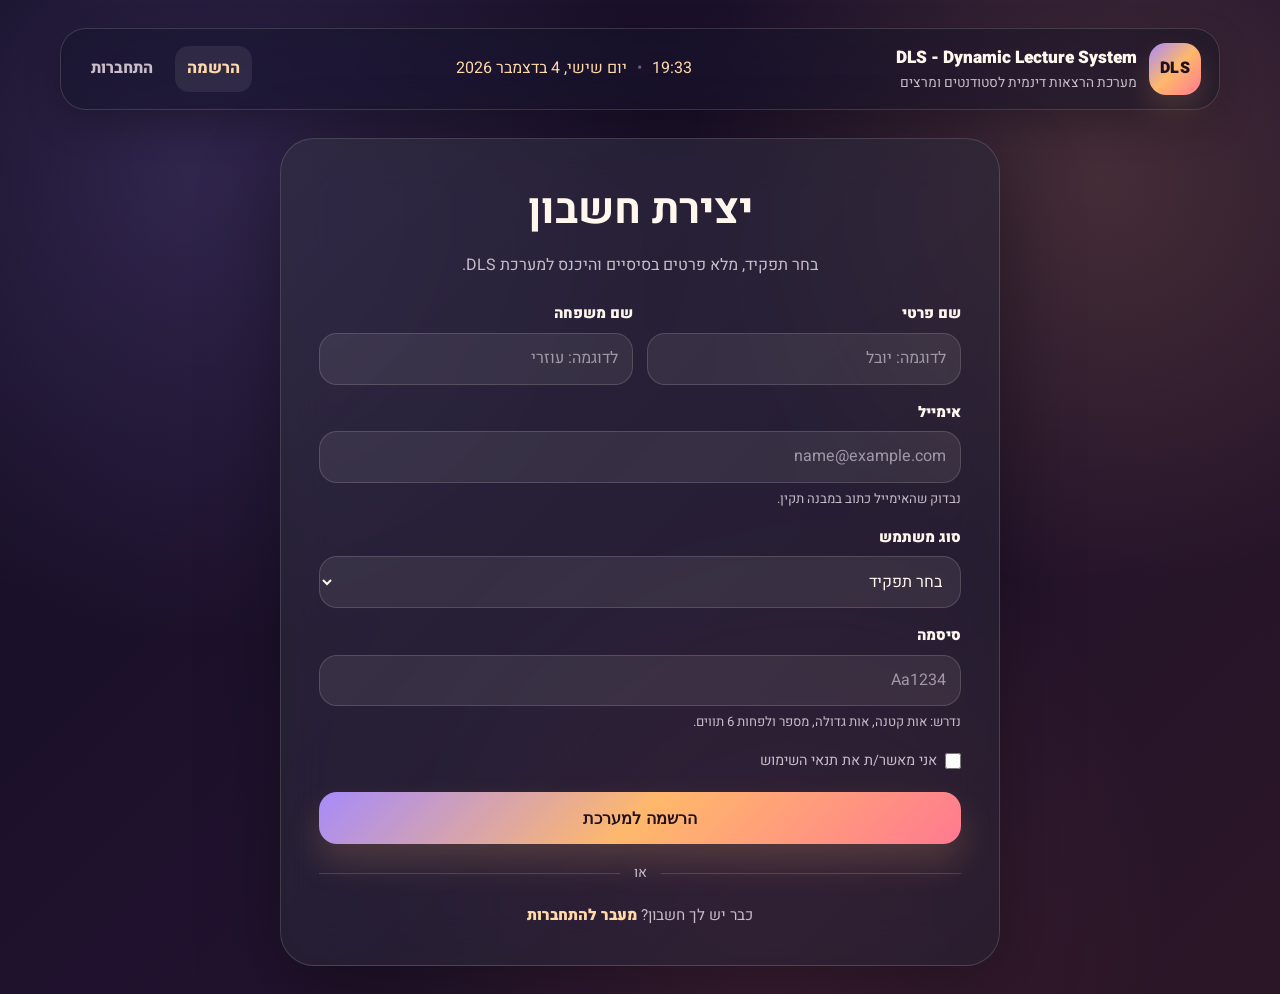
<file: index.html>
<!--  Dor Mandel :       ID: 315313825
 Yotam Weintraub:   ID: 321610859 -->
<!DOCTYPE html>
<html lang="he" dir="rtl">

<head>
  <!-- =========================================================
       DLS REGISTER PAGE
       ---------------------------------------------------------
       Purpose:
       This page is the registration form for DLS.

       Assignment connection:
       - This can count as the required Form page.
       - It includes more than 3 input fields.
       - It includes a submit button.
       - JavaScript validation is connected through auth.js.
       ========================================================= -->
  <meta charset="UTF-8" />
  <meta name="viewport" content="width=device-width, initial-scale=1.0" />

  <title>DLS | הרשמה</title>

  <link rel="icon" type="image/svg+xml" href="assets/favicon.svg" />

  <link rel="preconnect" href="https://fonts.googleapis.com" />
  <link rel="preconnect" href="https://fonts.gstatic.com" crossorigin />
  <link href="https://fonts.googleapis.com/css2?family=Heebo:wght@400;500;600;700;800;900&display=swap"
    rel="stylesheet" />

  <link rel="stylesheet" href="css/style.css" />
  
  <script src="./js/server-wakeup.js"></script>
</head>

<body>
  <main class="page-shell">
    
    <!-- #region Header -->
    <header class="topbar">
      <a class="brand" href="login.html" aria-label="Go to DLS sign in">
        <div class="logo logo-text">DLS</div>
        <div>
          <div class="brand-title">DLS - Dynamic Lecture System</div>
          <div class="brand-subtitle">מערכת הרצאות דינמית לסטודנטים ומרצים</div>
        </div>
      </a>

      <!-- Center Top - Clock + Next Lesson + Date -->
      <section class="top-status" aria-label="System status">
        <span class="top-clock" id="topClock">--:--</span>
        <span class="top-divider">•</span>
        <span class="top-date" id="topDate">טוען תאריך...</span>
      </section>

      <!-- Navigation Link Buttons -->
      <nav class="nav-links" aria-label="Main navigation">
        <a class="nav-link active" href="index.html">הרשמה</a>
        <a class="nav-link" href="login.html">התחברות</a>
      </nav>
    </header>
    <!-- #endregion -->

    <!-- #region Main Layout -->
    <section class="auth-center-wrap">
      <div class="auth-layout">
        <!-- #region index Form -->
        <section class="form-card glass-panel" aria-labelledby="index-title">
          <div class="form-header">
            <h1 id="register-title">יצירת חשבון</h1>
            <p>בחר תפקיד, מלא פרטים בסיסיים והיכנס למערכת DLS.</p>
          </div>

          <form id="registerForm" class="form-grid" novalidate>
            <div class="two-columns">
              <div class="field">
                <label for="firstName">שם פרטי</label>
                <input id="firstName" name="firstName" type="text" placeholder="לדוגמה: יובל" />
              </div>

              <div class="field">
                <label for="lastName">שם משפחה</label>
                <input id="lastName" name="lastName" type="text" placeholder="לדוגמה: עוזרי" />
              </div>
            </div>

            <div class="field">
              <label for="email">אימייל</label>
              <div class="input-wrap has-status">
                <input id="email" name="email" type="email" placeholder="name@example.com" data-email-input />
                <span class="input-status" data-email-status aria-hidden="true"></span>
              </div>
              <small class="field-hint" data-email-hint>נבדוק שהאימייל כתוב במבנה תקין.</small>
            </div>

            <div class="field">
              <label for="role">סוג משתמש</label>
              <select id="role" name="role">
                <option value="">בחר תפקיד</option>
                <option value="student">סטודנט</option>
                <option value="lecturer">מרצה</option>
                <option value="assistant">מתרגל</option>
              </select>
            </div>

            <div class="field">
              <label for="password">סיסמה</label>
              <input id="password" name="password" type="password" placeholder="Aa1234" data-password-input />
              <small id="passwordHint" class="field-hint">
                נדרש: אות קטנה, אות גדולה, מספר ולפחות 6 תווים.
              </small>
            </div>

            <div class="helper-row">
              <label class="checkbox-line">
                <input id="terms" name="terms" type="checkbox" />
                <span>אני מאשר/ת את תנאי השימוש</span>
              </label>
            </div>

            <button class="btn-primary" type="submit">הרשמה למערכת</button>

            <div id="registerMessage" class="form-message" aria-live="polite"></div>
          </form>

          <div class="divider">או</div>

          <p class="switch-note">
            כבר יש לך חשבון?
            <a href="login.html">מעבר להתחברות</a>
          </p>
        </section>
        <!-- #endregion -->
      </div>
    </section>
    <!-- #endregion -->
  </main>

  
  <script src="js/Api-dls.js"></script>
  <script src="js/auth.js"></script>
</body>
</html>
</file>
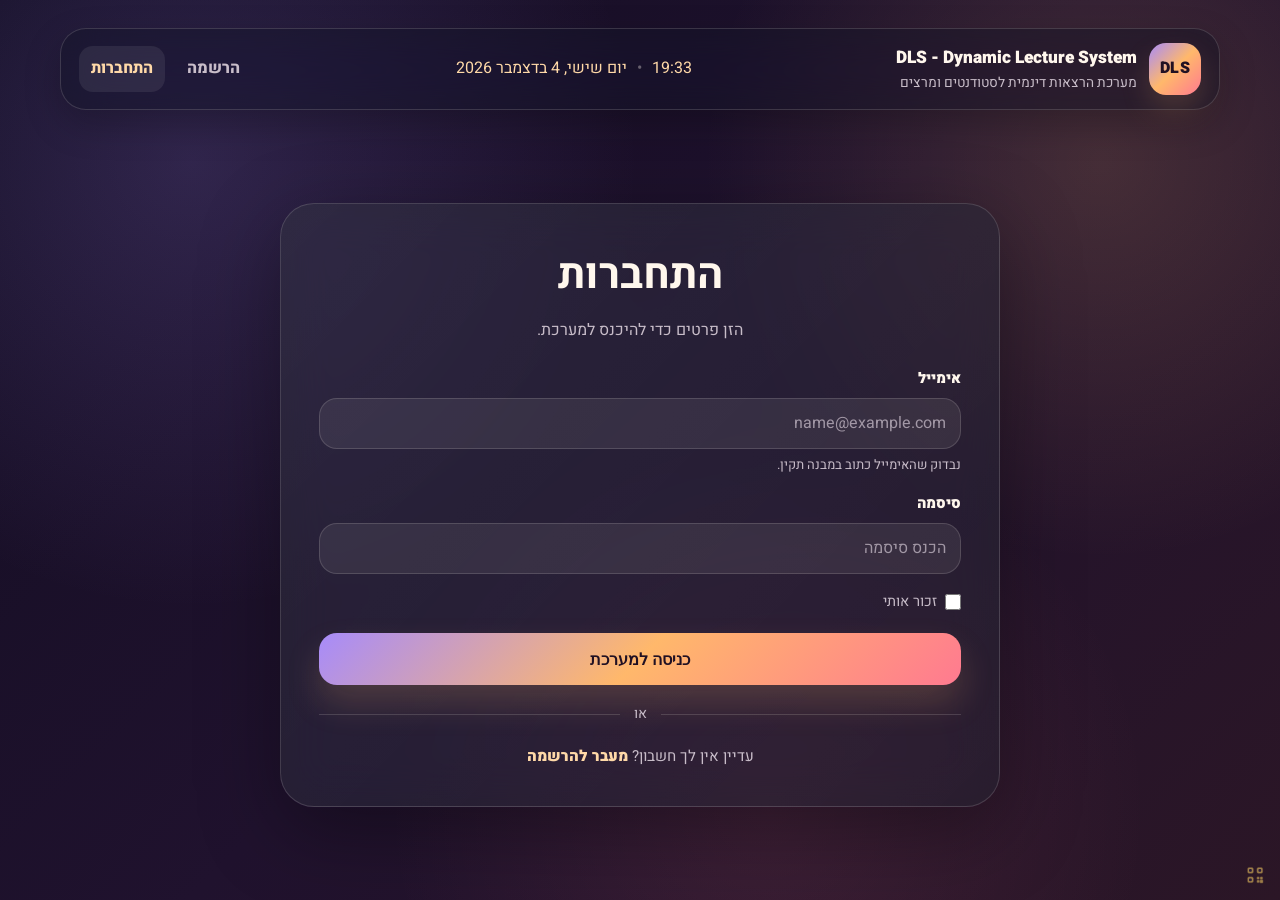
<file: dashboard.html>
<!--  Dor Mandel :       ID: 315313825
 Yotam Weintraub:   ID: 321610859 -->
<!DOCTYPE html>
<html lang="he" dir="rtl">

<head>
    <meta charset="UTF-8">
    <meta name="viewport" content="width=device-width, initial-scale=1.0">

    <title> DLS Dashboard </title>

    <link rel="stylesheet" href="css/dashboard.css">
    <script src="js/Api-dls.js" defer></script>
    <script src="js/dashboard-core.js" defer></script>
    <script src="js/dashboard.js" defer></script>
    <script src="./js/server-wakeup.js"></script>

    <!-- DEVELOPMENT ONLY! -->


    <!-- favicon -->
    <link rel="icon" href="assets/favicon.svg" type="image/svg+xml">
</head>

<body>

    <div class="dashboard-page">

        <!-- ===============================
             SIDEBAR
        ================================ -->
        <aside class="dashboard-sidebar">

            <div class="dashboard-sidebar__brand">

                <a class="dashboard-sidebar__brand" href="dashboard.html" aria-label="Go to dashboard">
                    <div class="dashboard-sidebar__logo">
                        DLS
                    </div>
                </a>

                <div>
                    <h1 class="dashboard-sidebar__title">
                        Dynamic Lecture System
                    </h1>
                    <p class="dashboard-sidebar__subtitle">
                        Teacher workspace
                    </p>
                </div>
            </div>


            <a class="dashboard-sidebar__link is-active" href="dashboard.html">
                <span class="dashboard-nav-icon">
                    <img src="assets/icons/dashboard/home.svg" alt="">
                </span>

                <span class="dashboard-nav-text">
                    דף הבית
                </span>
            </a>

            <a class="dashboard-sidebar__link" href="#" data-dashboard-action="open-settings">
                <span class="dashboard-nav-icon">
                    <img src="assets/icons/dashboard/settings.svg" alt="">
                </span>

                <span class="dashboard-nav-text">
                    הגדרות
                </span>
            </a>

            <a id="logoutButton" class="dashboard-sidebar__link" href="login.html" data-auth-action="logout">
                <span class="dashboard-nav-icon">
                    <img src="assets/icons/dashboard/logout.svg" alt="">
                </span>

                <span class="dashboard-nav-text">
                    התנתק/י
                </span>
            </a>
            <!-- TODO: Restore next lecture after calendar/API integration -->
            </nav>

        </aside>


        <!-- ===============================
             MAIN CONTENT
        ================================ -->
        <main class="dashboard-main">
            <!-- Burger Menu Treatment for mobile ☰ -->
            <button type="button" class="dashboard-mobile-menu-button" data-dashboard-action="toggle-mobile-menu"
                aria-expanded="false" aria-controls="dashboardMobileNav" aria-label="פתיחת תפריט">
                <span class="dashboard-mobile-menu-button__line"></span>
                <span class="dashboard-mobile-menu-button__line"></span>
                <span class="dashboard-mobile-menu-button__line"></span>
            </button>

            <nav id="dashboardMobileNav" class="dashboard-mobile-nav" hidden>

                <a href="dashboard.html">
                    <span class="dashboard-mobile-nav__icon">
                        <img src="assets/icons/dashboard/home.svg" alt="">
                    </span>

                    <span class="dashboard-mobile-nav__text">
                        דף הבית
                    </span>
                </a>

                <button type="button" data-dashboard-action="open-settings">
                    <span class="dashboard-mobile-nav__icon">
                        <img src="assets/icons/dashboard/settings.svg" alt="">
                    </span>

                    <span class="dashboard-mobile-nav__text">
                        הגדרות
                    </span>
                </button>

                <a href="login.html" data-auth-action="logout">
                    <span class="dashboard-mobile-nav__icon">
                        <img src="assets/icons/dashboard/logout.svg" alt="">
                    </span>

                    <span class="dashboard-mobile-nav__text">
                        התנתק/י
                    </span>
                </a>

            </nav>

            <!-- Header -->
            <header class="dashboard-header">

                <section>
                    <p class="dashboard-header__eyebrow">
                        ברוך הבא
                    </p>

                    <h2 class="dashboard-header__title">
                        שלום, <span id="dashboardUserName">מרצה</span>
                    </h2>

                    <p class="dashboard-header__text">
                        <span id="dashboardUserRole">Lecturer</span> workspace · נהל מצגות, שאלות, ושיעורים חיים ממקום
                        אחד.
                    </p>
                </section>

                <section class="dashboard-clock-card">
                    <span id="dashboardClock" class="dashboard-clock-card__time">
                        00:00
                    </span>

                    <span id="dashboardDate" class="dashboard-clock-card__date">
                        Loading date...
                    </span>
                </section>

            </header>


            <!-- Quick Actions -->
            <section class="dashboard-actions">

                <a class="dashboard-action-card dashboard-action-card--primary" href="presentation.html">
                    <span class="dashboard-action-card__icon">
                        <img src="assets/icons/dashboard/presentation-play.svg" alt="">
                        <!-- ▶ -->
                    </span>

                    <h3 class="dashboard-action-card__title">
                        <!-- <img src="assets/icons/dashboard/presentation-play.svg" alt=""> -->
                        התחל מצגת
                    </h3>

                    <p class="dashboard-action-card__text">
                        עבור למסך ההצגה והעלה PDF.
                    </p>
                </a>

                <button class="dashboard-action-card" type="button" data-dashboard-action="open-next-lessons">
                    <span class="dashboard-tile-icon dashboard-action-card__icon">
                        <img src="assets/icons/dashboard/calendar.svg" alt="">
                    </span>


                    <h3 class="dashboard-action-card__title">
                        השיעורים הבאים
                    </h3>

                    <p class="dashboard-action-card__text">
                        תצוגת לו״ז מהיומן / דמו.
                    </p>
                </button>

                <div id="nextLessonsOverlay" class="dashboard-modal" hidden>
                    <div class="dashboard-modal__backdrop"></div>

                    <section class="dashboard-modal__panel" role="dialog" aria-modal="true">
                        <button type="button" class="dashboard-modal__close"
                            data-dashboard-action="close-dashboard-overlay">
                            ×
                        </button>

                        <h2 class="dashboard-modal__title">
                            השיעורים הבאים
                        </h2>

                        <p class="dashboard-modal__note">
                            כרגע זוהי רשימת דמו. בהמשך נחבר ליומן Google.
                        </p>

                        <div class="dashboard-demo-list">
                            <button class="dashboard-demo-list__item" type="button">
                                Web & Cloud · שיעור הבא · 10:00
                            </button>

                            <button class="dashboard-demo-list__item" type="button">
                                OOAD · בדיקת פרויקט DLS · 14:00
                            </button>

                            <button class="dashboard-demo-list__item" type="button">
                                Networks · תרגול TCP · מחר
                            </button>
                        </div>
                    </section>
                </div>

                <button class="dashboard-action-card" type="button" data-dashboard-action="open-jump-session">
                    <span class="dashboard-tile-icon dashboard-action-card__icon">
                        <img src="assets/icons/dashboard/sessions.svg" alt="">
                    </span>

                    <h3 class="dashboard-action-card__title">
                        הסשנים שלי
                    </h3>

                    <p class="dashboard-action-card__text">
                        פתיחת דף סשנים לחיפוש.
                    </p>
                </button>

                <div id="jumpSessionOverlay" class="dashboard-modal" hidden>
                    <div class="dashboard-modal__backdrop"></div>

                    <section class="dashboard-modal__panel" role="dialog" aria-modal="true">
                        <button type="button" class="dashboard-modal__close"
                            data-dashboard-action="close-dashboard-overlay">
                            ×
                        </button>

                        <h2 class="dashboard-modal__title">
                            הסשנים שלי
                        </h2>

                        <p class="dashboard-modal__note">
                            בהמשך כאן יוצגו כל הסשנים, חיפוש, פתיחת PDF, שאלות, AI assistance, שכבות annotations
                            ו־participants.
                        </p>

                        <label class="dashboard-edit-field">
                            <span>חיפוש סשן</span>

                            <input id="lecturerSessionSearchInput" type="search"
                                placeholder="חפש לפי שם שיעור, קוד סשן או תאריך">
                        </label>

                        <div id="lecturerSessionsOverlayList" class="dashboard-demo-list">
                            <p class="dashboard-empty-state">
                                טוען סשנים...
                            </p>
                        </div>

                        <div class="dashboard-settings-actions">
                            <a class="dashboard-secondary-button" href="presentation.html">
                                פתיחת skeleton page
                            </a>

                            <button class="dashboard-secondary-button" type="button" disabled>
                                חיבור לסשן פעיל - בקרוב
                            </button>
                        </div>
                    </section>
                </div>

            </section>


            <!-- Dashboard Grid -->
            <section class="dashboard-grid">

                <!-- Recent lectures -->
                <article class="dashboard-panel dashboard-panel--large dashboard-panel--calendar">
                    <div class="dashboard-panel__header">
                        <h3 class="dashboard-panel__title">
                            לוח שנה
                        </h3>

                        <span class="dashboard-panel__link">
                            Google Calendar
                        </span>
                    </div>

                    <div class="dashboard-calendar-frame">
                        <iframe
                            src="https://calendar.google.com/calendar/embed?src=dls.sys.demo%40gmail.com&ctz=Asia%2FJerusalem"
                            style="border:0" width="100%" height="420" frameborder="0" scrolling="no">
                        </iframe>
                    </div>
                </article>


                <!-- Sessions + Recent Sessions -->
                <article class="dashboard-panel dashboard-panel--sessions-list">
                    <div class="dashboard-panel__header">
                        <h3 class="dashboard-panel__title">
                            סשנים
                        </h3>
                    </div>

                    <hr class="dashboard-soft-separator">

                    <section>
                        <h2 class="dashboard-subtitle">
                            סשנים אחרונים
                        </h2>

                        <div id="dashboardRecentSessionsPanel" class="dashboard-recent-sessions">
                            <p class="dashboard-empty-state">
                                טוען סשנים...
                            </p>
                        </div>
                    </section>
                </article>

        </main>

    </div>

    <div id="settingsOverlay" class="dashboard-modal" hidden>
        <div class="dashboard-modal__backdrop" data-dashboard-action="close-settings"></div>

        <section class="dashboard-modal__panel" role="dialog" aria-modal="true">
            <button type="button" class="dashboard-modal__close" data-dashboard-action="close-settings">
                ✕
            </button>

            <h2 class="dashboard-modal__title">
                הגדרות משתמש
            </h2>

            <p class="dashboard-modal__text">
                כאן יהיה אפשר בעתיד לערוך פרטי משתמש, להשבית משתמש או למחוק משתמש.
            </p>

            <div class="dashboard-settings-row">
                <strong>זיהוי משתמש:</strong>
                <span id="settingsUserId">לא נטען</span>
            </div>

            <div class="dashboard-settings-row">
                <strong>אימייל:</strong>
                <span id="settingsUserEmail">לא נטען</span>
            </div>

            <div id="settingsFeedback" class="dashboard-modal__feedback" hidden></div>

            <form id="settingsEditForm" class="dashboard-edit-form" hidden>
                <label class="dashboard-edit-field">
                    <span>שם פרטי</span>
                    <input id="settingsEditFirstName" type="text" autocomplete="given-name">
                </label>

                <label class="dashboard-edit-field">
                    <span>שם משפחה</span>
                    <input id="settingsEditLastName" type="text" autocomplete="family-name">
                </label>

                <label class="dashboard-edit-field">
                    <span>אימייל</span>
                    <input id="settingsEditEmail" type="email" autocomplete="email">
                </label>

                <label class="dashboard-edit-field">
                    <span>סיסמה חדשה</span>

                    <input id="settingsEditPassword" type="password" autocomplete="new-password"
                        placeholder="השאר ריק אם לא רוצים לשנות">
                </label>

                <label class="dashboard-edit-field">
                    <span>אימות סיסמה חדשה</span>

                    <input id="settingsEditConfirmPassword" type="password" autocomplete="new-password"
                        placeholder="הקלד שוב את הסיסמה">
                </label>

                <div class="dashboard-settings-actions">
                    <button type="submit" class="dashboard-secondary-button">
                        שמירת שינויים
                    </button>

                    <button type="button" class="dashboard-secondary-button" data-dashboard-action="cancel-edit-user">
                        ביטול
                    </button>
                </div>
            </form>

            <div id="deleteUserConfirmBox" class="dashboard-confirm-box" hidden>
                <p>
                    האם למחוק את המשתמש? פעולה זו כרגע בלתי הפיכה.
                </p>

                <div class="dashboard-settings-actions">
                    <button type="button" class="danger-button" data-dashboard-action="confirm-delete-user">
                        כן, מחק משתמש
                    </button>

                    <button type="button" class="dashboard-secondary-button" data-dashboard-action="cancel-delete-user">
                        ביטול
                    </button>
                </div>
            </div>

            <div id="abortSettingsConfirmBox" class="dashboard-submodal" hidden>
                <div class="dashboard-submodal__card">
                    <h3 class="dashboard-submodal__title">
                        פעולה פתוחה
                    </h3>

                    <p id="abortSettingsMessage" class="dashboard-submodal__text">
                        יש פעולה פתוחה. האם לבטל אותה ולסגור את ההגדרות?
                    </p>

                    <div class="dashboard-settings-actions">
                        <button type="button" class="danger-button" data-dashboard-action="confirm-abort-settings">
                            כן, בטל וסגור
                        </button>

                        <button type="button" class="dashboard-secondary-button"
                            data-dashboard-action="cancel-abort-settings">
                            המשך פעולה
                        </button>
                    </div>
                </div>
            </div>

            <div class="dashboard-settings-actions">
                <button type="button" class="dashboard-secondary-button" data-dashboard-action="edit-user">
                    עריכת משתמש
                </button>

                <button type="button" class="danger-button" data-dashboard-action="delete-user">
                    מחיקת משתמש
                </button>
            </div>

            <!-- <p class="dashboard-modal__note">
                כדי להפעיל מחיקה אמיתית צריך לשלוח את user.id מה־localStorage אל השרת.

            </p> -->

        </section>
    </div>

</body>

</html>
</file>
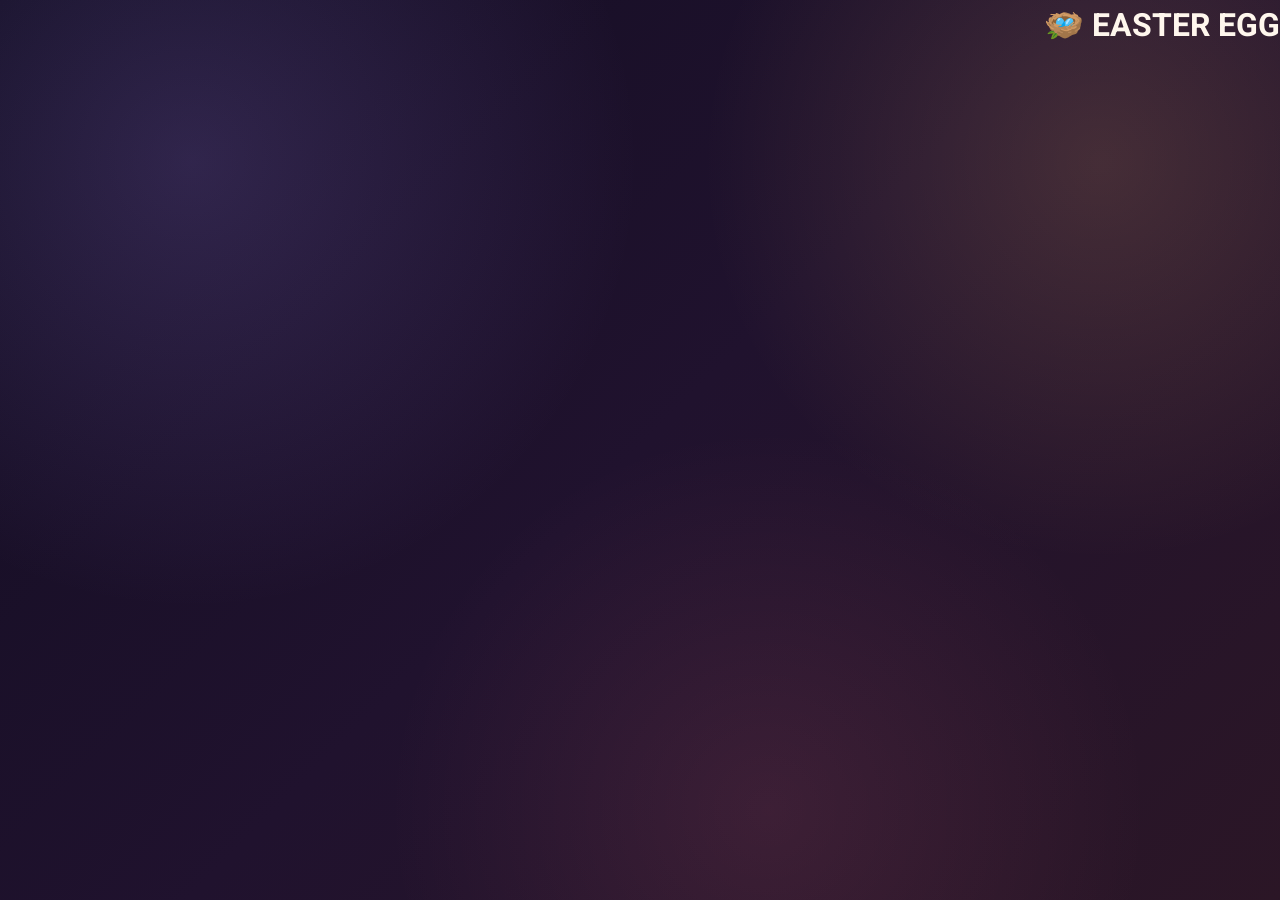
<file: easteregg.html>
<!--  Dor Mandel :       ID: 315313825
 Yotam Weintraub:   ID: 321610859 -->
<!DOCTYPE html>
<html lang="he" dir="rtl">

<head>

  <meta charset="UTF-8" />
  <meta name="viewport" content="width=device-width, initial-scale=1.0" />

  <title>EASTER EGG 🪺</title>

  <link rel="icon" type="image/svg+xml" href="assets/favicon.svg" />

  <link rel="preconnect" href="https://fonts.googleapis.com" />
  <link rel="preconnect" href="https://fonts.gstatic.com" crossorigin />
  <link href="https://fonts.googleapis.com/css2?family=Heebo:wght@400;500;600;700;800;900&display=swap"
    rel="stylesheet" />

  <link rel="stylesheet" href="css/style.css" />
</head>

<body>
<h1> EASTER EGG 🪺</h1>
</body>
</file>
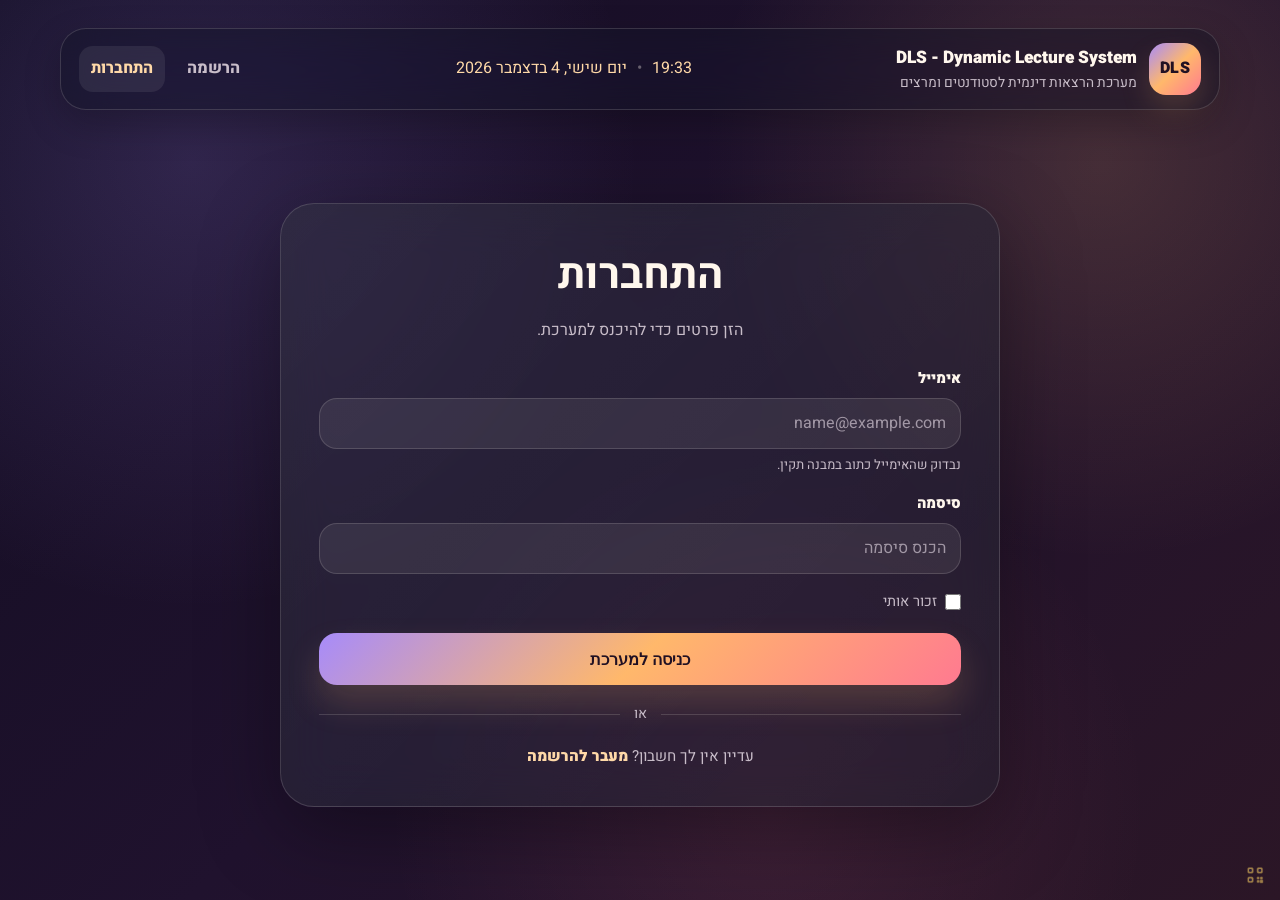
<file: login.html>
<!--  Dor Mandel :       ID: 315313825
 Yotam Weintraub:   ID: 321610859 -->
<!DOCTYPE html>
<html lang="he" dir="rtl">

<head>
  <!-- =========================================================
       DLS LOGIN PAGE
       ---------------------------------------------------------
       Purpose:
       This page is the login form for DLS.

       Note:
       This page uses the same theme and layout as register page
       This keeps the project consistent and avoids duplicated design.
       ========================================================= -->
  <meta charset="UTF-8" />
  <meta name="viewport" content="width=device-width, initial-scale=1.0" />

  <title>DLS | התחברות</title>

  <link rel="icon" type="image/svg+xml" href="assets/favicon.svg" />

  <link rel="preconnect" href="https://fonts.googleapis.com" />
  <link rel="preconnect" href="https://fonts.gstatic.com" crossorigin />
  <link href="https://fonts.googleapis.com/css2?family=Heebo:wght@400;500;600;700;800;900&display=swap"
    rel="stylesheet" />

  <link rel="stylesheet" href="css/style.css" />

  <script src="./js/server-wakeup.js"></script>
</head>

<body>
  <main class="page-shell">
    <!-- #region Header -->
    <header class="topbar">
      <a class="brand" href="login.html" aria-label="Go to DLS sign in">
        <div class="logo logo-text">DLS</div>
        <div>
          <div class="brand-title">DLS - Dynamic Lecture System</div>
          <div class="brand-subtitle">מערכת הרצאות דינמית לסטודנטים ומרצים</div>
        </div>
      </a>

      <section class="top-status" aria-label="System status">
        <span class="top-clock" id="topClock">--:--</span>
        <span class="top-divider">•</span>
        <span class="top-date" id="topDate">טוען תאריך...</span>
      </section>

      <nav class="nav-links" aria-label="Main navigation">
        <a class="nav-link" href="index.html">הרשמה</a>
        <a class="nav-link active" href="login.html">התחברות</a>
      </nav>
    </header>
    <!-- #endregion -->

    <!-- #region Main Layout -->
    <section class="auth-center-wrap">
      <div class="auth-layout">
        <!-- #region Login Form -->
        <section class="form-card glass-panel" aria-labelledby="login-title">
          <div class="form-header">
            <h1 id="login-title">התחברות</h1>
            <p>הזן פרטים כדי להיכנס למערכת.</p>
          </div>

          <form id="loginForm" class="form-grid" novalidate>
            <div class="field">
              <label for="loginEmail">אימייל</label>
              <div class="input-wrap has-status">
                <input id="loginEmail" name="email" type="email" placeholder="name@example.com" data-email-input />
                <span class="input-status" data-email-status aria-hidden="true"></span>
              </div>
              <small class="field-hint" data-email-hint>נבדוק שהאימייל כתוב במבנה תקין.</small>
            </div>

            <div class="field">
              <label for="loginPassword">סיסמה</label>
              <input id="loginPassword" name="password" type="password" placeholder="הכנס סיסמה" />
            </div>

            <div class="helper-row">
              <label class="checkbox-line">
                <input id="rememberMe" name="rememberMe" type="checkbox" />
                <span>זכור אותי</span>
              </label>

              <!-- <a class="form-link" href="#">שכחת סיסמה?</a> -->
            </div>

            <button class="btn-primary" type="submit">כניסה למערכת</button>

            <div id="loginMessage" class="form-message" aria-live="polite"></div>
          </form>

          <div class="divider">או</div>

          <p class="switch-note">
            עדיין אין לך חשבון?
            <a href="index.html">מעבר להרשמה</a>
          </p>
        </section>
        <!-- #endregion -->
      </div>
    </section>

    <!-- QR for Class - Register -->
    <button type="button" id="openQrOverlayButton" class="qr-floating-icon-button" aria-label="Open QR code"
      title="Open QR code">
      <img src="./assets/dls-qr-button-icon.png" alt="" class="qr-floating-icon-button__icon">
    </button>

    <div class="qr-overlay" id="qrOverlay" hidden>
      <div class="qr-overlay__backdrop" data-close-qr></div>

      <section class="qr-overlay__card" role="dialog" aria-modal="true" aria-labelledby="qrOverlayTitle">
        <button type="button" class="qr-overlay__close" id="closeQrOverlayButton" aria-label="Close QR overlay">
          ×
        </button>

        <div class="qr-overlay__header">
          <p class="qr-overlay__eyebrow">DLS Quick Register QR</p>
          <h2 class="qr-overlay__title" id="qrOverlayTitle">סרקו להרשמה</h2>
          <p class="qr-overlay__text">

          </p>
        </div>

        <div class="qr-overlay__image-frame">
          <div class="qr-overlay__qr-shell">
            <img class="qr-overlay__image" src="./assets/qr-index.png" alt="QR code for DLS GitHub index page">
          </div>
        </div>
      </section>
    </div>

    <script src="./js/qr-overlay.js"></script>
    <!-- #endregion -->
  </main>

  <script src="js/Api-dls.js"></script>
  <script src="js/auth.js"></script>
</body>

</html>
</file>
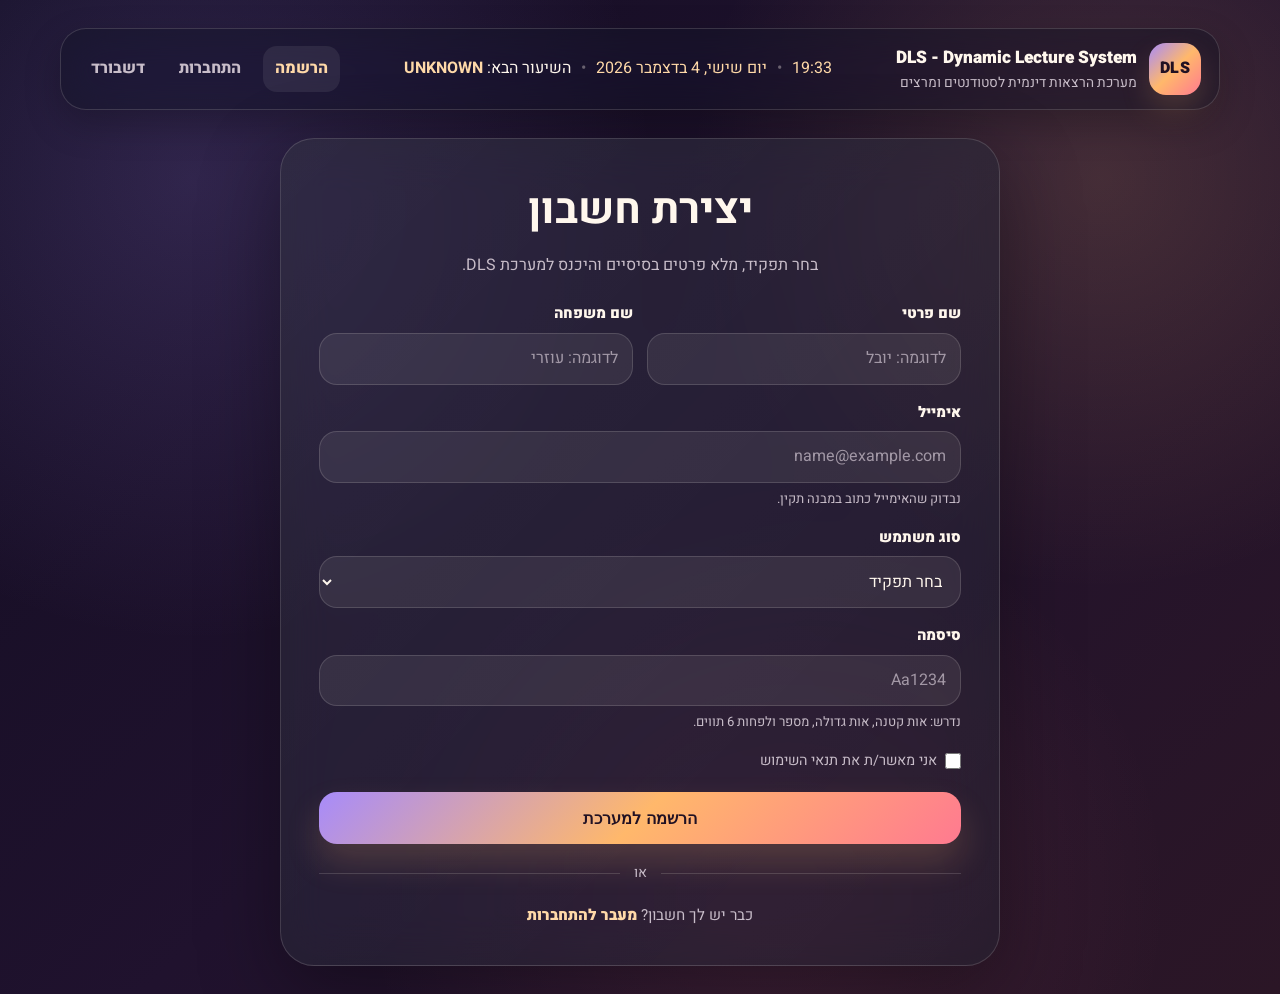
<file: register.html>
<!--  Dor Mandel :       ID: 315313825
 Yotam Weintraub:   ID: 321610859 -->
<!DOCTYPE html>
<html lang="he" dir="rtl">

<head>
  <!-- =========================================================
       DLS REGISTER PAGE
       ---------------------------------------------------------
       Purpose:
       This page is the registration form for DLS.

       Assignment connection:
       - This can count as the required Form page.
       - It includes more than 3 input fields.
       - It includes a submit button.
       - JavaScript validation is connected through auth.js.
       ========================================================= -->
  <meta charset="UTF-8" />
  <meta name="viewport" content="width=device-width, initial-scale=1.0" />

  <title>DLS | הרשמה</title>

  <link rel="icon" type="image/svg+xml" href="assets/favicon.svg" />

  <link rel="preconnect" href="https://fonts.googleapis.com" />
  <link rel="preconnect" href="https://fonts.gstatic.com" crossorigin />
  <link href="https://fonts.googleapis.com/css2?family=Heebo:wght@400;500;600;700;800;900&display=swap"
    rel="stylesheet" />

  <link rel="stylesheet" href="css/style.css" />
</head>

<body>
  <main class="page-shell">
    
    <!-- #region Header -->
    <header class="topbar">
      <a class="brand" href="login.html" aria-label="Go to DLS sign in">
        <div class="logo logo-text">DLS</div>
        <div>
          <div class="brand-title">DLS - Dynamic Lecture System</div>
          <div class="brand-subtitle">מערכת הרצאות דינמית לסטודנטים ומרצים</div>
        </div>
      </a>

      <!-- Center Top - Clock + Next Lesson + Date -->
      <section class="top-status" aria-label="System status">
        <span class="top-clock" id="topClock">--:--</span>
        <span class="top-divider">•</span>
        <span class="top-date" id="topDate">טוען תאריך...</span>
        <span class="top-divider">•</span>
        <span class="next-class">השיעור הבא: <strong>UNKNOWN</strong></span>
      </section>

      <!-- Navigation Link Buttons -->
      <nav class="nav-links" aria-label="Main navigation">
        <a class="nav-link active" href="register.html">הרשמה</a>
        <a class="nav-link" href="login.html">התחברות</a>
        <a class="nav-link" href="dashboard.html">דשבורד</a>
      </nav>
    </header>
    <!-- #endregion -->

    <!-- #region Main Layout -->
    <section class="auth-center-wrap">
      <div class="auth-layout">
        <!-- #region Register Form -->
        <section class="form-card glass-panel" aria-labelledby="register-title">
          <div class="form-header">
            <h1 id="register-title">יצירת חשבון</h1>
            <p>בחר תפקיד, מלא פרטים בסיסיים והיכנס למערכת DLS.</p>
          </div>

          <form id="registerForm" class="form-grid" novalidate>
            <div class="two-columns">
              <div class="field">
                <label for="firstName">שם פרטי</label>
                <input id="firstName" name="firstName" type="text" placeholder="לדוגמה: יובל" />
              </div>

              <div class="field">
                <label for="lastName">שם משפחה</label>
                <input id="lastName" name="lastName" type="text" placeholder="לדוגמה: עוזרי" />
              </div>
            </div>

            <div class="field">
              <label for="email">אימייל</label>
              <div class="input-wrap has-status">
                <input id="email" name="email" type="email" placeholder="name@example.com" data-email-input />
                <span class="input-status" data-email-status aria-hidden="true"></span>
              </div>
              <small class="field-hint" data-email-hint>נבדוק שהאימייל כתוב במבנה תקין.</small>
            </div>

            <div class="field">
              <label for="role">סוג משתמש</label>
              <select id="role" name="role">
                <option value="">בחר תפקיד</option>
                <option value="student">סטודנט</option>
                <option value="lecturer">מרצה</option>
                <option value="assistant">מתרגל</option>
              </select>
            </div>

            <div class="field">
              <label for="password">סיסמה</label>
              <input id="password" name="password" type="password" placeholder="Aa1234" data-password-input />
              <small id="passwordHint" class="field-hint">
                נדרש: אות קטנה, אות גדולה, מספר ולפחות 6 תווים.
              </small>
            </div>

            <div class="helper-row">
              <label class="checkbox-line">
                <input id="terms" name="terms" type="checkbox" />
                <span>אני מאשר/ת את תנאי השימוש</span>
              </label>
            </div>

            <button class="btn-primary" type="submit">הרשמה למערכת</button>

            <div id="registerMessage" class="form-message" aria-live="polite"></div>
          </form>

          <div class="divider">או</div>

          <p class="switch-note">
            כבר יש לך חשבון?
            <a href="login.html">מעבר להתחברות</a>
          </p>
        </section>
        <!-- #endregion -->
      </div>
    </section>
    <!-- #endregion -->
  </main>

  <script src="js/auth.js"></script>
</body>

</html>
</file>
<file: css/style.css>
/* // Dor Mandel :       ID: 315313825
// Yotam Weintraub:   ID: 321610859 */
/* =========================================================
   DLS AUTH PAGES STYLE 
   ========================================================= */

/*
   in charge of defining the overall styles and layout for the DLS
    authentication pages, including login and registration.
    It sets up the structure for the auth pages,
     such as the top bar, form cards, input fields,
      buttons, and responsive design.
     This file imports theme.css at the top
      to utilize the design tokens defined there,
       ensuring a cohesive look and feel across all auth-related pages.
   */

@import url("./theme.css");

* {
  box-sizing: border-box;
  margin: 0;
  padding: 0;
}

html {
  min-height: 100%;
}

body {
  min-height: 100vh;
  font-family: "Heebo", Arial, Helvetica, sans-serif;
  color: var(--color-text);
  background:
    radial-gradient(circle at 15% 18%, var(--color-purple-soft), transparent 34%),
    radial-gradient(circle at 86% 18%, var(--color-accent-soft), transparent 30%),
    radial-gradient(circle at 60% 90%, rgba(255, 122, 144, 0.11), transparent 34%),
    linear-gradient(135deg, var(--color-bg-start), var(--color-bg-mid), var(--color-bg-end));
  line-height: 1.6;
}

a {
  color: inherit;
}

.page-shell {
  width: min(var(--container-width), calc(100% - 32px));
  min-height: 100vh;
  margin: 0 auto;
  padding: var(--space-page) 0;
  display: flex;
  flex-direction: column;
  gap: 28px;
}

.auth-center-wrap {
  flex: 1;
  display: flex;
  align-items: center;
  justify-content: center;
}

.auth-layout {
  width: min(100%, 720px);
  display: grid;
  grid-template-columns: 1fr;
}

/* Glass Panel */
.glass-panel {
  border: 1px solid var(--color-border);
  border-radius: var(--radius-xl);
  background: linear-gradient(135deg, rgba(255, 255, 255, .08), rgba(255, 255, 255, .035)), var(--color-surface);
  backdrop-filter: blur(24px) saturate(140%);
  -webkit-backdrop-filter: blur(24px) saturate(140%);
  box-shadow: var(--shadow-card);
}

/* Top Bar Boxing */
.topbar {
  display: grid;
  grid-template-columns: auto 1fr auto;
  align-items: center;
  gap: 18px;
  padding: 14px 18px;
  border: 1px solid var(--color-border);
  border-radius: var(--radius-lg);
  background: rgba(19, 20, 34, 0.50);
  backdrop-filter: blur(22px) saturate(140%);
  -webkit-backdrop-filter: blur(22px) saturate(140%);
  box-shadow: var(--shadow-soft);
}

/* Top Title + Logo*/
.brand {
  display: flex;
  align-items: center;
  gap: 12px;
  text-decoration: none;
}

/* --- Logo Text Style  --- */
.logo {
  width: 52px;
  height: 52px;
  border-radius: 17px;
  display: grid;
  place-items: center;
  background: linear-gradient(135deg,
      var(--color-purple),
      var(--color-accent),
      var(--color-accent-strong));
  color: #211123;
  font-weight: 900;
  font-size: 1rem;
  letter-spacing: 0.5px;
  box-shadow: 0 14px 30px rgba(255, 184, 107, 0.16);
}

.brand-title {
  font-size: 1.08rem;
  font-weight: 900;
}

.brand-subtitle {
  font-size: .86rem;
  color: var(--color-muted);
}

.top-status {
  justify-self: center;
  display: flex;
  gap: 10px;
  flex-wrap: wrap;
  justify-content: center;
}

.top-clock,
.top-date,
.next-class strong {
  color: var(--color-accent-dark);
}

.top-divider {
  color: rgba(255, 247, 237, 0.35);
}

.nav-links {
  display: flex;
  align-items: center;
  gap: 10px;
  flex-wrap: wrap;
}

.nav-link {
  text-decoration: none;
  color: var(--color-muted);
  font-weight: 800;
  padding: 10px 12px;
  border-radius: 14px;
  transition: .2s ease;
}

.nav-link:hover,
.nav-link.active {
  color: var(--color-accent-dark);
  background: var(--color-primary-soft);
}

.form-card {
  padding: 38px;
}

.form-header {
  margin-bottom: 24px;
  text-align: center;
}

.form-header h1 {
  font-size: clamp(1.8rem, 4vw, 2.65rem);
  margin-bottom: 8px;
}

.form-header p {
  color: var(--color-muted);
}

.form-grid {
  display: grid;
  gap: 16px;
}

.two-columns {
  display: grid;
  grid-template-columns: 1fr 1fr;
  gap: 14px;
}

.field label {
  display: block;
  margin-bottom: 7px;
  font-size: .92rem;
  font-weight: 900;
  color: var(--color-text);
}

.input-wrap {
  position: relative;
}

.field input,
.field select {
  width: 100%;
  min-height: 50px;
  padding: 12px 14px;
  border: 1px solid var(--color-border);
  border-radius: var(--radius-md);
  outline: none;
  color: var(--color-text) !important;
  background-color: var(--color-input);
  font: inherit;
  transition: .2s ease;
}

.field select {
  appearance: auto;
}

/* Fix for User Type color in Pickup Tile (not default white) */
.field select option {
  color: var(--color-text);
  background-color: #25182c;
}

/* Change the options inside the field */
.field select option:checked {
  color: #211123;
  background-color: var(--color-accent);
}

/* --- End of Fix for User Type color --- */

.field input::placeholder {
  color: rgba(200, 189, 201, .74);
}

.field input:focus,
.field select:focus {
  border-color: var(--color-accent);
  box-shadow: 0 0 0 4px var(--color-accent-soft);
  background-color: var(--color-input-focus);
}

.field input:-webkit-autofill,
.field input:-webkit-autofill:hover,
.field input:-webkit-autofill:focus,
.field input:-webkit-autofill:active {
  -webkit-text-fill-color: var(--color-text) !important;
  caret-color: var(--color-text);
  transition: background-color 9999s ease-in-out 0s;
  box-shadow: 0 0 0 1000px #25182c inset !important;
  border-color: var(--color-accent);
}

.input-status {
  position: absolute;
  top: 50%;
  left: 14px;
  width: 24px;
  height: 24px;
  transform: translateY(-50%);
  display: none;
  place-items: center;
  border-radius: 50%;
  font-size: .78rem;
  font-weight: 900;
}

.input-wrap.has-status input {
  padding-left: 48px;
}

.input-status.valid {
  display: grid;
  color: #211123;
  background: #bbf7d0;
}

.input-status.invalid {
  display: grid;
  color: #211123;
  background: #ffb4c6;
}

.field-hint {
  display: block;
  min-height: 20px;
  margin-top: 6px;
  color: var(--color-muted);
  font-size: .82rem;
}

.field-hint.valid {
  color: var(--color-success-text);
}

.field-hint.invalid {
  color: var(--color-error-text);
}

.helper-row {
  display: flex;
  justify-content: space-between;
  align-items: center;
  gap: 14px;
  color: var(--color-muted);
  font-size: .9rem;
}

.checkbox-line {
  display: flex;
  align-items: center;
  gap: 8px;
}

.checkbox-line input {
  width: 16px;
  height: 16px;
  accent-color: var(--color-accent);
}

.form-link {
  color: var(--color-accent-dark);
  font-weight: 900;
  text-decoration: none;
}

.btn-primary {
  width: 100%;
  min-height: 52px;
  margin-top: 4px;
  border: 0;
  border-radius: var(--radius-md);
  background: linear-gradient(135deg, var(--color-purple), var(--color-accent), var(--color-accent-strong));
  color: #211123;
  font-weight: 900;
  font-size: 1rem;
  cursor: pointer;
  box-shadow: 0 18px 34px rgba(255, 184, 107, .18);
  transition: transform .18s ease, box-shadow .18s ease;
}

.btn-primary:hover {
  transform: translateY(-2px);
  box-shadow: 0 22px 42px rgba(255, 184, 107, .26);
}

.divider {
  display: flex;
  align-items: center;
  gap: 14px;
  margin: 18px 0;
  color: var(--color-muted);
  font-size: .88rem;
}

.divider::before,
.divider::after {
  content: "";
  flex: 1;
  height: 1px;
  background: var(--color-border);
}

.switch-note {
  text-align: center;
  color: var(--color-muted);
  font-size: .95rem;
}

.switch-note a {
  color: var(--color-accent-dark);
  font-weight: 900;
  text-decoration: none;
}

.form-message {
  display: none;
  margin-top: 2px;
  padding: 13px 14px;
  border-radius: 16px;
  font-size: .92rem;
  font-weight: 800;
}

.form-message.error {
  display: block;
  background: var(--color-error-bg);
  color: var(--color-error-text);
}

.form-message.success {
  display: block;
  background: var(--color-success-bg);
  color: var(--color-success-text);
}

/* =========================================================
   AUTH CARD ENTRY ANIMATION (just simple trans)
   ---------------------------------------------------------
   ========================================================= */

.form-card {
  animation: authCardEnter 0.5s ease both;
}

@keyframes authCardEnter {
  from {
    opacity: 0;
    transform: translateY(14px) scale(0.985);
  }

  to {
    opacity: 1;
    transform: translateY(0) scale(1);
  }
}

/* --- Responsive Design --- */
@media (max-width:860px) {
  .topbar {
    grid-template-columns: 1fr;
  }

  .top-status {
    justify-self: stretch;
    justify-content: flex-start;
  }

  .nav-links {
    justify-content: flex-start;
  }
}

@media (max-width:640px) {
  .page-shell {
    width: min(100% - 22px, var(--container-width));
  }

  .form-card {
    padding: 24px;
    border-radius: 24px;
  }

  .two-columns {
    grid-template-columns: 1fr;
  }

}

/* ======================================================
   DLS QR Overlay
   Purpose:
   Quick QR modal for opening DLS entry/index page.
   ====================================================== */

.qr-open-button {
  margin-top: 14px;
  width: 100%;
  min-height: 44px;
  border: 1px solid rgba(255, 255, 255, 0.22);
  border-radius: 999px;
  background:
    linear-gradient(135deg, rgba(255, 255, 255, 0.12), rgba(255, 255, 255, 0.04));
  color: #ffffff;
  font-family: inherit;
  font-size: 0.95rem;
  font-weight: 700;
  letter-spacing: 0.02em;
  cursor: pointer;
  backdrop-filter: blur(12px);
  transition:
    transform 180ms ease,
    border-color 180ms ease,
    background 180ms ease,
    box-shadow 180ms ease;
}

.qr-open-button:hover {
  transform: translateY(-1px);
  border-color: rgba(255, 214, 102, 0.65);
  background:
    linear-gradient(135deg, rgba(255, 214, 102, 0.18), rgba(111, 66, 193, 0.16));
  box-shadow: 0 14px 34px rgba(0, 0, 0, 0.22);
}

.qr-overlay[hidden] {
  display: none;
}

.qr-overlay {
  position: fixed;
  inset: 0;
  z-index: 9999;
  display: grid;
  place-items: center;
  padding: 24px;
}

.qr-overlay__backdrop {
  position: absolute;
  inset: 0;
  background:
    radial-gradient(circle at top left, rgba(255, 214, 102, 0.16), transparent 34%),
    radial-gradient(circle at bottom right, rgba(111, 66, 193, 0.24), transparent 38%),
    rgba(11, 7, 24, 0.78);
  backdrop-filter: blur(12px);
}

.qr-overlay__card {
  position: relative;
  z-index: 1;
  width: min(440px, 100%);
  padding: 26px;
  border: 1px solid rgba(255, 255, 255, 0.18);
  border-radius: 28px;
  background:
    linear-gradient(145deg, rgba(36, 24, 66, 0.92), rgba(17, 12, 32, 0.92));
  color: #ffffff;
  box-shadow:
    0 28px 80px rgba(0, 0, 0, 0.48),
    inset 0 1px 0 rgba(255, 255, 255, 0.12);
  animation: qrOverlayIn 180ms ease-out;
}

.qr-overlay__close {
  position: absolute;
  top: 14px;
  right: 16px;
  width: 36px;
  height: 36px;
  border: 0;
  border-radius: 999px;
  background: rgba(255, 255, 255, 0.1);
  color: #ffffff;
  font-size: 1.7rem;
  line-height: 1;
  cursor: pointer;
  transition:
    transform 160ms ease,
    background 160ms ease;
}

.qr-overlay__close:hover {
  transform: scale(1.06);
  background: rgba(255, 255, 255, 0.18);
}

.qr-overlay__header {
  padding-inline-end: 42px;
  margin-bottom: 18px;
}

.qr-overlay__eyebrow {
  margin: 0 0 6px;
  color: #ffd666;
  font-size: 0.78rem;
  font-weight: 800;
  letter-spacing: 0.12em;
  text-transform: uppercase;
}

.qr-overlay__title {
  margin: 0;
  font-size: clamp(1.45rem, 4vw, 2rem);
  line-height: 1.1;
}

.qr-overlay__text {
  margin: 10px 0 0;
  color: rgba(255, 255, 255, 0.72);
  font-size: 0.95rem;
  line-height: 1.5;
}

.qr-overlay__image-frame {
  display: flex;
  justify-content: center;
  align-items: center;
  padding: 0;
  border-radius: 24px;
  background: transparent;
  box-shadow: none;
}

.qr-overlay__qr-shell {
  display: flex;
  justify-content: center;
  align-items: center;
  width: 100%;
  max-width: 340px;
  aspect-ratio: 1 / 1;
  padding: 14px;
  border-radius: 24px;

  /* soft yellow gradient background */
  background: linear-gradient(145deg,
      #cb9fd6 0%,
      #cecabf 45%,
      #a38b4f 100%);

  box-shadow:
    0 14px 36px rgba(0, 0, 0, 0.20),
    inset 0 1px 0 rgba(255, 255, 255, 0.7);
}

.qr-overlay__image {
  display: block;
  width: 100%;
  height: auto;
  border-radius: 18px;
}

.qr-overlay-is-open {
  overflow: hidden;
}

@keyframes qrOverlayIn {
  from {
    opacity: 0;
    transform: translateY(10px) scale(0.98);
  }

  to {
    opacity: 1;
    transform: translateY(0) scale(1);
  }
}

.qr-open-button {
  position: absolute;
  right: 18px;
  bottom: 18px;
  display: inline-flex;
  align-items: center;
  gap: 6px;
  min-height: 36px;
  padding: 8px 12px;
  border: 1px solid rgba(255, 214, 102, 0.35);
  border-radius: 999px;
  background: rgba(44, 33, 72, 0.48);
  color: #ffd666;
  font-family: inherit;
  font-size: 0.8rem;
  font-weight: 800;
  cursor: pointer;
  backdrop-filter: blur(10px);
  opacity: 0.72;
  transition:
    opacity 160ms ease,
    transform 160ms ease,
    border-color 160ms ease,
    background 160ms ease;
}

.qr-open-button:hover {
  opacity: 1;
  transform: translateY(-1px);
  border-color: rgba(255, 214, 102, 0.8);
  background: rgba(44, 33, 72, 0.72);
}

.qr-open-button__icon {
  width: 18px;
  height: 18px;
  display: block;
}

/* Tiny QR Button in Login */
.qr-floating-icon-button {
    position: absolute;
    right: 14px;
    bottom: 14px;

    display: inline-flex;
    justify-content: center;
    align-items: center;

    width: 22px;
    height: 22px;
    padding: 0;
    margin: 0;

    background: transparent;
    border: none;
    box-shadow: none;
    cursor: pointer;

    opacity: 0.55;
    transition:
        opacity 160ms ease,
        transform 160ms ease,
        filter 160ms ease;
}

.qr-floating-icon-button:hover {
    opacity: 1;
    transform: scale(1.08);
    filter: drop-shadow(0 0 8px rgba(255, 214, 102, 0.25));
}

.qr-floating-icon-button__icon {
    display: block;
    width: 18px;
    height: 18px;
    object-fit: contain;
}
</file>
<file: css/dashboard.css>
/* // Dor Mandel :       ID: 315313825
// Yotam Weintraub:   ID: 321610859 */
/* ==========================================================
   DLS DASHBOARD CSS
   Purpose:
   Prototype dashboard page for teacher workspace.
========================================================== */

* {
    box-sizing: border-box;
}

html,
body {
    margin: 0;
    height: 100%;
    min-height: 100%;

    font-family: Arial, "Heebo", sans-serif;

    background:
        radial-gradient(circle at top left, rgba(255, 122, 144, 0.18), transparent 32%),
        linear-gradient(135deg, #180f2a, #2b1232);

    color: #ffffff;

    /* added to cancel scrolling - fit the page */
    overflow: hidden;
}

.dashboard-page {
    width: min(100%, 1280px);
    height: 100dvh;
    min-height: 0;

    margin: 0 auto;

    display: grid;
    grid-template-columns: 280px minmax(0, 1fr);

    overflow: hidden;
}


/* Sidebar */
.dashboard-sidebar {
    height: 100vh;
    overflow-y: auto;
    padding: 24px;

    background: rgba(15, 10, 28, 0.7);
    border-left: 1px solid rgba(255, 255, 255, 0.12);

    backdrop-filter: blur(18px);
}

.dashboard-sidebar__brand {
    display: flex;
    align-items: center;
    gap: 14px;

    margin-bottom: 36px;
}

.dashboard-sidebar__logo {
    width: 54px;
    height: 54px;

    display: grid;
    place-items: center;

    border-radius: 16px;

    font-weight: 900;
    color: #160d25;

    background: linear-gradient(135deg, #b794f6, #ffb169, #ff637d);
}

.dashboard-sidebar__title {
    margin: 0;

    font-size: 16px;
}

.dashboard-sidebar__subtitle {
    margin: 4px 0 0;

    font-size: 12px;
    color: rgba(255, 255, 255, 0.64);
}

.dashboard-sidebar__nav {
    display: flex;
    flex-direction: column;
    gap: 10px;
}

.dashboard-sidebar__link {
    padding: 12px 14px;

    border-radius: 14px;

    text-decoration: none;
    color: rgba(255, 255, 255, 0.72);

    transition: 0.18s ease;
}

.dashboard-sidebar__link:hover,
.dashboard-sidebar__link.is-active {
    color: #ffffff;
    background: rgba(255, 255, 255, 0.12);
}


/* Main */
.dashboard-main {
    height: 100dvh;
    min-height: 0;
    padding: 24px 32px;

    overflow-y: auto;
    overflow-x: hidden;
}

.dashboard-header {
    min-height: 180px;
    padding: 34px;

    display: flex;
    align-items: center;
    justify-content: space-between;
    gap: 24px;

    border-radius: 32px;

    background:
        linear-gradient(135deg, rgba(183, 148, 246, 0.95), rgba(255, 121, 139, 0.84)),
        url("../assets/dls-logo.svg");

    background-repeat: no-repeat;
    background-position: left bottom;
    background-size: 260px;

    box-shadow: 0 24px 70px rgba(0, 0, 0, 0.28);
}

.dashboard-header__eyebrow {
    margin: 0 0 8px;

    font-size: 14px;
    font-weight: 700;
    opacity: 0.84;
}

.dashboard-header__title {
    margin: 0 0 10px;

    font-size: 42px;
}

.dashboard-header__text {
    margin: 0;

    max-width: 460px;

    font-size: 16px;
    line-height: 1.6;
}

.dashboard-clock-card {
    min-width: 210px;
    padding: 22px;

    border-radius: 24px;

    text-align: center;

    background: rgba(255, 255, 255, 0.22);
    backdrop-filter: blur(14px);
}

.dashboard-clock-card__time {
    display: block;

    font-size: 42px;
    font-weight: 800;
}

.dashboard-clock-card__date {
    display: block;

    margin-top: 6px;

    font-size: 14px;
    opacity: 0.82;
}


/* Actions */
.dashboard-actions {
    margin-top: 20px;

    display: grid;
    grid-template-columns: repeat(3, minmax(0, 1fr));
    gap: 18px;
}

.dashboard-action-card {
    padding: 22px;

    border: none;
    border-radius: 24px;

    text-align: right;
    text-decoration: none;

    color: #241631;
    background: rgba(255, 255, 255, 0.9);

    box-shadow: 0 16px 40px rgba(0, 0, 0, 0.18);

    cursor: pointer;

    transition: 0.18s ease;
}

.dashboard-action-card:hover {
    transform: translateY(-3px);
}

.dashboard-action-card--primary {
    background: linear-gradient(135deg, #b794f6, #ffb169);
}

.dashboard-action-card__icon {
    width: 48px;
    height: 48px;

    display: grid;
    place-items: center;

    margin-bottom: 14px;

    border-radius: 16px;

    background: rgba(0, 0, 0, 0.08);
}

.dashboard-action-card__title {
    margin: 0 0 8px;

    font-size: 18px;
}

.dashboard-action-card__text {
    margin: 0;

    font-size: 14px;
    line-height: 1.5;
}


/* Grid */
.dashboard-grid {
    margin-top: 20px;

    display: grid;
    grid-template-columns: 2fr 1fr;
    gap: 18px;
}

.dashboard-panel {
    padding: 22px;

    border-radius: 26px;

    color: #25182f;
    background: rgba(255, 255, 255, 0.92);

    box-shadow: 0 16px 40px rgba(0, 0, 0, 0.16);
}

.dashboard-panel--large {
    grid-row: span 2;
}

.dashboard-panel__header {
    display: flex;
    align-items: center;
    justify-content: space-between;

    margin-bottom: 18px;
}

.dashboard-panel__title {
    margin: 0;

    font-size: 20px;
}

.dashboard-panel__link {
    color: #7952d6;
    font-weight: 700;
    text-decoration: none;
}


/* Lecture list */
.lecture-list {
    display: flex;
    flex-direction: column;
    gap: 14px;
}

.lecture-list__item {
    padding: 14px;

    display: flex;
    align-items: center;
    gap: 14px;

    border-radius: 18px;

    background: #f6f2ff;
}

.lecture-list__dot {
    width: 12px;
    height: 12px;

    border-radius: 50%;

    background: #ff637d;
}

.lecture-list__title {
    margin: 0 0 4px;

    font-size: 16px;
}

.lecture-list__meta {
    margin: 0;

    font-size: 13px;
    color: #6f6677;
}


/* Calendar */
.mini-calendar {
    display: grid;
    grid-template-columns: repeat(7, 1fr);
    gap: 8px;

    text-align: center;
}

.mini-calendar__day {
    font-size: 12px;
    font-weight: 800;
    color: #7d7287;
}

.mini-calendar__cell {
    min-height: 34px;

    display: grid;
    place-items: center;

    border-radius: 10px;

    background: #f4f1f7;
}

.mini-calendar__cell.is-today {
    color: white;
    background: #7952d6;
}


/* Stats */
.dashboard-stats {
    display: grid;
    grid-template-columns: 1fr 1fr;
    gap: 14px;
}

.dashboard-stat {
    padding: 18px;

    border-radius: 18px;

    text-align: center;

    background: #f6f2ff;
}

.dashboard-stat__value {
    display: block;

    font-size: 34px;
    font-weight: 900;

    color: #7952d6;
}

.dashboard-stat__label {
    font-size: 13px;
    color: #6f6677;
}

/* =========================================================
   FINAL OVERRIDE — Glass / Semi-transparent dashboard tiles
   Must stay at the very bottom of dashboard.css
========================================================= */

.dashboard-action-card,
.dashboard-panel,
.dashboard-clock-card {
    background: rgba(255, 255, 255, 0.13) !important;
    border: 1px solid rgba(255, 255, 255, 0.18);
    color: #ffffff !important;

    backdrop-filter: blur(18px);
    -webkit-backdrop-filter: blur(18px);

    box-shadow: 0 18px 45px rgba(0, 0, 0, 0.24);
}

.dashboard-action-card--primary {
    background: linear-gradient(135deg,
            rgba(183, 148, 246, 0.72),
            rgba(255, 177, 105, 0.72),
            rgba(255, 99, 125, 0.68)) !important;
}

.dashboard-action-card__title,
.dashboard-action-card__text,
.dashboard-panel__title,
.dashboard-empty-state,
.dashboard-panel p,
.dashboard-panel li {
    color: #ffffff !important;
}

.dashboard-action-card__text,
.dashboard-empty-state,
.dashboard-panel li {
    color: rgba(255, 255, 255, 0.78) !important;
}

.dashboard-panel__link {
    color: #c7a7ff !important;
}

.dashboard-action-card__icon {
    background: rgba(255, 255, 255, 0.14) !important;
}

.dashboard-action-card.is-disabled {
    opacity: 0.52;
    cursor: not-allowed;
    filter: grayscale(0.25);
}

.dashboard-action-card.is-disabled:hover {
    transform: none;
}

.dashboard-action-card.is-disabled * {
    pointer-events: none;
}

.dashboard-requirements-list {
    margin: 10px 0 14px;
    padding-inline-start: 1.2rem;
    line-height: 1.7;
}

.dashboard-settings-panel {
    margin-top: 26px;
}

.dashboard-panel--danger {
    border-color: rgba(255, 120, 150, 0.35);
}

.danger-button {
    margin-top: 12px;
    border: 1px solid rgba(255, 120, 150, 0.4);
    background: rgba(255, 120, 150, 0.16);
    color: rgba(255, 255, 255, 0.75);
    border-radius: 12px;
    padding: 0.65rem 1rem;
}

.danger-button:disabled {
    opacity: 0.55;
    cursor: not-allowed;
}

.dashboard-calendar-frame {
    overflow: hidden;
    border-radius: 18px;
}

.dashboard-calendar-frame iframe {
    display: block;
    border-radius: 18px;
}

/* ---- MODAL OVERLAY ---- */
.dashboard-modal[hidden] {
    display: none !important;
}

.dashboard-modal {
    position: fixed;
    inset: 0;
    z-index: 9999;

    display: grid;
    place-items: center;
}

.dashboard-modal__backdrop {
    position: absolute;
    inset: 0;

    background: rgba(0, 0, 0, 0.55);
    backdrop-filter: blur(10px);
}

.dashboard-modal__panel {
    position: relative;
    z-index: 1;

    width: min(520px, calc(100vw - 32px));
    padding: 28px;

    border-radius: 28px;
    border: 1px solid rgba(255, 255, 255, 0.18);

    background: rgba(34, 22, 52, 0.82);
    color: #ffffff;

    box-shadow: 0 24px 80px rgba(0, 0, 0, 0.42);
}

.dashboard-modal__close {
    position: absolute;
    top: 16px;
    left: 16px;

    width: 36px;
    height: 36px;

    border: none;
    border-radius: 50%;

    background: rgba(255, 255, 255, 0.12);
    color: #ffffff;

    cursor: pointer;
}

.dashboard-modal__title {
    margin: 0 0 12px;
}

.dashboard-modal__text,
.dashboard-modal__note {
    color: rgba(255, 255, 255, 0.76);
    line-height: 1.6;
}

.dashboard-settings-row {
    margin-top: 12px;
    padding: 12px;

    display: flex;
    justify-content: space-between;
    gap: 12px;

    border-radius: 14px;
    background: rgba(255, 255, 255, 0.08);
}

.dashboard-settings-actions {
    margin-top: 20px;

    display: flex;
    gap: 12px;
    flex-wrap: wrap;
}

.dashboard-secondary-button,
.danger-button {
    border: 1px solid rgba(255, 255, 255, 0.18);
    border-radius: 12px;

    padding: 0.7rem 1rem;

    background: rgba(255, 255, 255, 0.1);
    color: #ffffff;
}

.danger-button {
    border-color: rgba(255, 120, 150, 0.45);
    background: rgba(255, 120, 150, 0.18);
}

.dashboard-secondary-button:disabled,
.danger-button:disabled {
    opacity: 0.55;
    cursor: not-allowed;
}

/* =========================================================
   SETTINGS MODAL ANIMATION
========================================================= */

.dashboard-modal {
    opacity: 0;
    pointer-events: none;
    transition: opacity 220ms ease;
}

.dashboard-modal.is-open {
    opacity: 1;
    pointer-events: auto;
}

.dashboard-modal__backdrop {
    opacity: 0;
    transition: opacity 220ms ease;
}

.dashboard-modal.is-open .dashboard-modal__backdrop {
    opacity: 1;
}

.dashboard-modal__panel {
    opacity: 0;
    transform: translateY(18px) scale(0.96);
    transition:
        opacity 220ms ease,
        transform 220ms ease;
}

.dashboard-modal.is-open .dashboard-modal__panel {
    opacity: 1;
    transform: translateY(0) scale(1);
}

/* sections spacing */
/* Sessions List Container */
.dashboard-panel--sessions-list {
    min-height: 300px;
    display: flex;
    flex-direction: column;
}

.dashboard-recent-sessions {
    flex: 1;
    overflow-y: auto;
    display: flex;
    flex-direction: column;
    gap: 12px;
    padding-right: 6px;
    /* Space for the scrollbar */
    max-height: 250px;
    /* Adjust based on your preferred panel height */
}

/* Custom sleek scrollbar for the sessions list */
.dashboard-recent-sessions::-webkit-scrollbar {
    width: 6px;
}

.dashboard-recent-sessions::-webkit-scrollbar-thumb {
    background: rgba(255, 255, 255, 0.2);
    border-radius: 10px;
}

/* Session Card Styling */
.session-card {
    padding: 14px 16px;
    border-radius: 16px;
    background: rgba(255, 255, 255, 0.08);
    border: 1px solid rgba(255, 255, 255, 0.1);
    transition: 0.2s ease;
    cursor: pointer;
    text-decoration: none;
    color: inherit;
    display: flex;
    justify-content: space-between;
    align-items: center;
}

.session-card:hover {
    background: rgba(255, 255, 255, 0.15);
    transform: translateY(-2px);
    border-color: rgba(255, 255, 255, 0.25);
}

.session-card__info {
    display: flex;
    flex-direction: column;
    gap: 6px;
}

.session-card__title {
    font-size: 15px;
    font-weight: 700;
    margin: 0;
    color: #ffffff;
}

.session-card__date {
    font-size: 12px;
    color: rgba(255, 255, 255, 0.6);
    margin: 0;
}

.session-card__action {
    color: rgba(255, 255, 255, 0.5);
    font-size: 12px;
}

.dashboard-panel--session {
    min-height: 210px;
}

.dashboard-panel--calendar {
    min-height: 520px;
}

.dashboard-calendar-frame iframe {
    height: 440px;
}

/* Form and Feedback for edit/delete user panel */
.dashboard-edit-form {
    margin-top: 18px;
    display: grid;
    gap: 12px;

    padding: 16px;

    border-radius: 18px;
    border: 1px solid rgba(199, 167, 255, 0.28);
    background: rgba(255, 255, 255, 0.025);
}

.dashboard-edit-form[hidden],
.dashboard-confirm-box[hidden],
.dashboard-modal__feedback[hidden] {
    display: none !important;
}

.dashboard-edit-field {
    display: grid;
    gap: 8px;
    color: rgba(255, 255, 255, 0.8);
}

/* Match Input Field to Theme */
.dashboard-edit-field input {
    width: 100%;
    box-sizing: border-box;

    border: 1px solid rgba(255, 255, 255, 0.18);
    border-radius: 12px;

    padding: 0.75rem 0.9rem;

    background: rgba(255, 255, 255, 0.1);
    color: #ffffff;

}

.dashboard-edit-field input:focus {
    outline: none;
    border-color: rgba(199, 167, 255, 0.75);
}

/* Box that contains the UserDelete Confirmation Message */
.dashboard-confirm-box {
    margin-top: 18px;
    padding: 14px;

    border-radius: 16px;
    border: 1px solid rgba(255, 120, 150, 0.35);

    background: rgba(255, 120, 150, 0.12);
}

.dashboard-modal__feedback {
    margin-top: 14px;
    padding: 10px 12px;
    border-radius: 12px;
    font-size: 0.95rem;
}

/* Edit success Box of text */
.dashboard-modal__feedback.success {
    background: rgba(80, 220, 150, 0.15);
    /* Thin Border of Green */
    border: 1px solid rgba(80, 220, 150, 0.35);
    color: #bfffe0;
}

.dashboard-modal__feedback.error {
    background: rgba(255, 99, 125, 0.35);
    border: 1px solid rgba(255, 99, 125, 0.35);
    color: #ffd4dc;
}

/* ============================================ */
/* =========================================================
   MOBILE DASHBOARD LAYOUT
   ---------------------------------------------------------
   Purpose:
   - Hide desktop sidebar on mobile.
   - Make dashboard one-column.
   - Show burger button only on mobile.
========================================================= */

.dashboard-mobile-menu-button,
.dashboard-mobile-nav {
    display: none;
}

@media (max-width: 850px) {
    .dashboard-page {
        width: 100%;
        height: auto;
        min-height: 100dvh;

        display: block;

        overflow: visible;
    }

    .dashboard-sidebar {
        display: none;
    }

    .dashboard-main {
        height: auto;
        min-height: 100dvh;

        padding: 72px 20px 28px;

        overflow: visible;
    }

    .dashboard-header {
        min-height: auto;
        padding: 28px;

        flex-direction: column;
        align-items: flex-start;

        border-radius: 0 0 28px 28px;
        background-size: 210px;
    }

    .dashboard-header__title {
        font-size: clamp(28px, 8vw, 40px);
    }

    .dashboard-clock-card {
        width: 65%;
        /* @640 make 55 -540 */
        min-width: 0;
    }

    .dashboard-actions,
    .dashboard-grid {
        grid-template-columns: 1fr;
    }

    .dashboard-panel--large {
        grid-row: auto;
    }
}

/* =========================================================
   MOBILE BURGER BUTTON ☰
   ---------------------------------------------------------
   - Visible only on mobile.
   - Fixed to the top-right side for RTL.
   - Uses equal-size burger lines.
   - Animates from hamburger into X.
========================================================= */

@media (max-width: 850px) {
    .dashboard-mobile-menu-button {
        display: flex;
        flex-direction: column;
        align-items: center;
        justify-content: center;

        position: fixed;
        top: 16px;
        right: 16px;
        left: auto;
        z-index: 1001;

        width: 44px;
        height: 44px;

        padding: 0;
        gap: 5px;

        border: 1px solid rgba(255, 255, 255, 0.16);
        border-radius: 14px;

        background: rgba(255, 255, 255, 0.1);
        color: #ffffff;

        backdrop-filter: blur(16px);
        -webkit-backdrop-filter: blur(16px);

        box-shadow: 0 12px 35px rgba(0, 0, 0, 0.28);

        cursor: pointer;

        transition:
            background 180ms ease,
            border-color 180ms ease,
            transform 180ms ease;
    }

    .dashboard-mobile-menu-button:hover {
        background: rgba(255, 255, 255, 0.14);
        border-color: rgba(255, 255, 255, 0.24);
    }

    .dashboard-mobile-menu-button__line {
        display: block;

        width: 22px;
        height: 2px;

        border-radius: 999px;
        background: #ffffff;

        transform-origin: center;

        transition:
            transform 220ms ease,
            opacity 160ms ease;
    }

    .dashboard-mobile-menu-button.is-open {
        background: rgba(255, 255, 255, 0.14);
    }

    .dashboard-mobile-menu-button.is-open .dashboard-mobile-menu-button__line:nth-child(1) {
        transform: translateY(7px) rotate(45deg);
    }

    .dashboard-mobile-menu-button.is-open .dashboard-mobile-menu-button__line:nth-child(2) {
        opacity: 0;
        transform: scaleX(0.2);
    }

    .dashboard-mobile-menu-button.is-open .dashboard-mobile-menu-button__line:nth-child(3) {
        transform: translateY(-7px) rotate(-45deg);
    }
}

/* =========================================================
   MOBILE TOP CURTAIN MENU
   ---------------------------------------------------------
   - Full-width top curtain.
   - Blurry glass background.
   - Separated menu rows.
========================================================= */

@media (max-width: 850px) {
    .dashboard-mobile-nav {
        display: grid;

        position: fixed;
        top: 0;
        left: 0;
        right: 0;
        z-index: 1000;

        width: 100%;
        padding-top: 10px;

        overflow: hidden;

        border-radius: 0;
        border: none;
        border-bottom: 1px solid rgba(255, 255, 255, 0.14);

        background: rgba(20, 11, 34, 0.94);

        backdrop-filter: blur(22px);
        -webkit-backdrop-filter: blur(22px);

        box-shadow: 0 22px 70px rgba(0, 0, 0, 0.38);

        opacity: 0;
        transform: translateY(-100%);
        pointer-events: none;

        transition:
            opacity 220ms ease,
            transform 220ms ease;
    }

    .dashboard-mobile-nav.is-open {
        opacity: 1;
        transform: translateY(0);
        pointer-events: auto;
    }

    .dashboard-mobile-nav[hidden] {
        display: none !important;
    }

    .dashboard-mobile-nav a,
    .dashboard-mobile-nav button {
        width: 100%;

        padding: 20px 80px;

        border: none;
        border-bottom: 1px solid rgba(255, 255, 255, 0.12);
        border-radius: 0;

        background: transparent;
        color: #ffffff;

        text-align: right;
        text-decoration: none;
        font: inherit;

        cursor: pointer;
    }

    .dashboard-mobile-nav a:last-child,
    .dashboard-mobile-nav button:last-child {
        border-bottom: none;
    }

    .dashboard-mobile-nav a:hover,
    .dashboard-mobile-nav button:hover {
        background: rgba(255, 255, 255, 0.08);
    }
}

/* =========================================================
   MOBILE HEADER CLOCK FIXES
   ---------------------------------------------------------
   Purpose:
   Prevent the clock card from colliding with the DLS logo
   background on smaller mobile widths.
========================================================= */

@media (max-width: 850px) {
    .dashboard-clock-card {
        width: 65%;
        min-width: 0;
        /* align-self: flex-end; */
    }
}

@media (max-width: 640px) {
    .dashboard-header {
        background-size: 190px;
    }

    .dashboard-clock-card {
        width: 55%;
    }

    .dashboard-clock-card__time {
        font-size: 36px;
    }
}

@media (max-width: 540px) {
    .dashboard-header {
        background-size: 165px;
    }

    .dashboard-clock-card {
        width: 52%;
        padding: 18px;
    }

    .dashboard-clock-card__time {
        font-size: 32px;
    }

    .dashboard-clock-card__date {
        font-size: 12px;
    }
}

/* ============================================ */

/* GENERIC TRANSITION */
.dashboard-edit-form:not([hidden]),
.dashboard-confirm-box:not([hidden]),
.dashboard-modal__feedback:not([hidden]) {
    animation: dashboardPanelEnter 180ms ease both;
}

@keyframes dashboardPanelEnter {
    from {
        opacity: 0;
        transform: translateY(10px) scale(0.98);
    }

    to {
        opacity: 1;
        transform: translateY(0) scale(1);
    }
}

.dashboard-confirm-box--warning {
    border-color: rgba(255, 190, 110, 0.42);
    background: rgba(255, 190, 110, 0.12);
}

/* ============================================ */

/* Differenciate between Abort as inrternal Popup */
.dashboard-submodal[hidden] {
    display: none !important;
}

.dashboard-submodal {
    position: absolute;
    inset: 0;
    z-index: 5;

    display: grid;
    place-items: center;

    padding: 18px;

    border-radius: 28px;

    background: rgba(0, 0, 0, 0.32);
    backdrop-filter: blur(6px);

    animation: dashboardPanelEnter 180ms ease both;
}

.dashboard-submodal__card {
    width: min(360px, 100%);

    padding: 20px;

    border-radius: 20px;
    border: 1px solid rgba(255, 190, 110, 0.42);

    background: rgba(66, 38, 63, 0.96);
    color: #ffffff;

    box-shadow: 0 18px 60px rgba(0, 0, 0, 0.35);
}

.dashboard-submodal__title {
    margin: 0 0 10px;
    font-size: 18px;
}

.dashboard-submodal__text {
    margin: 0;
    color: rgba(255, 255, 255, 0.82);
    line-height: 1.6;
}

/* ============================================ */

/* =========================================================
   STUDENT DASHBOARD LAYOUT
   ---------------------------------------------------------
   Purpose:
   Student dashboard uses the same visual system as lecturer,
   but with a different workspace:
   - left: questions + recent sessions
   - right: calendar
========================================================= */

.dashboard-page--student .dashboard-actions--student {
    grid-template-columns: repeat(3, minmax(0, 1fr));
}

.dashboard-page--student .dashboard-grid--student {
    direction: ltr;

    grid-template-columns: minmax(280px, 0.95fr) minmax(0, 1.55fr);
    align-items: stretch;
}

.dashboard-page--student .dashboard-grid--student>* {
    direction: rtl;
}

.dashboard-panel--student-stack {
    display: grid;
    grid-template-rows: minmax(220px, 1fr) minmax(180px, 0.8fr);
    gap: 18px;
}

.student-stack-section {
    min-height: 0;
    padding: 4px;
    overflow: hidden;
}
.dashboard-panel--student-stack {
    display: flex;
    flex-direction: column;
    min-height: 520px; /* Matches the calendar height */
}
.student-recent-sessions-list {
    flex: 1;
    max-height: 440px; /* Increased from 260px to fill the space */
    overflow-y: auto;
    padding-inline-end: 6px;
    display: flex;
    flex-direction: column;
    gap: 12px;
}
.student-questions-list,
.student-recent-sessions-list {
    max-height: 260px;
    overflow-y: auto;
    padding-inline-end: 6px;
}

.dashboard-panel--student-calendar {
    min-height: 520px;
}

.dashboard-panel--student-calendar .dashboard-calendar-frame iframe {
    height: 440px;
}


/* =========================================================
   STUDENT QUESTIONS CARDS
========================================================= */

.student-question-card {
    display: grid;
    gap: 8px;

    margin-top: 10px;
    padding: 12px;

    border-radius: 14px;
    border: 1px solid rgba(255, 255, 255, 0.14);

    background: rgba(255, 255, 255, 0.08);
}

.student-question-card__top {
    display: flex;
    justify-content: space-between;
    gap: 10px;

    font-size: 0.8rem;
    color: rgba(255, 255, 255, 0.72);
}

.student-question-text {
    margin: 0;
    line-height: 1.55;
}

.student-question-meta {
    font-size: 0.78rem;
    color: rgba(255, 255, 255, 0.6);
}


/* =========================================================
   STUDENT STUDY OVERLAY
========================================================= */

.dashboard-modal__panel--wide {
    width: min(880px, calc(100vw - 32px));
}

.student-study-overlay-grid {
    display: grid;
    grid-template-columns: 1fr 1fr;
    gap: 16px;

    margin-top: 18px;
}

.student-study-overlay-card {
    min-height: 300px;
    padding: 16px;

    border-radius: 18px;
    border: 1px solid rgba(255, 255, 255, 0.14);

    background: rgba(255, 255, 255, 0.08);
}

.student-study-overlay-card h3 {
    margin: 0 0 12px;
}

.student-study-scroll {
    max-height: 300px;
    overflow-y: auto;
}

/* =========================================================
   STUDENT QR SCANNER
========================================================= */

.student-qr-scanner-box[hidden] {
    display: none !important;
}

.student-qr-scanner-box {
    margin-top: 16px;
    display: grid;
    gap: 12px;
}

.student-qr-reader {
    overflow: hidden;

    border-radius: 18px;
    border: 1px solid rgba(255, 255, 255, 0.16);

    background: rgba(0, 0, 0, 0.28);
}

.student-qr-reader video {
    border-radius: 18px;
}

/* NEED TO DELETE SPLIT - removed */
/* =========================================================
   STUDENT SPLIT ACTION CARD
   ---------------------------------------------------------
   Purpose:
   One dashboard action tile split into:
   - top: notes
   - bottom: questions
========================================================= */

.student-split-action-card {
    display: grid;
    grid-template-rows: 1fr 1fr;

    padding: 0;
    overflow: hidden;
}

.student-split-action-card__section {
    width: 100%;
    padding: 18px 22px;

    border: none;
    border-bottom: 1px solid rgba(255, 255, 255, 0.12);

    background: transparent;
    color: inherit;

    text-align: right;
    font: inherit;

    cursor: pointer;

    transition: background 180ms ease;
}

.student-split-action-card__section:last-child {
    border-bottom: none;
}

.student-split-action-card__section:hover {
    background: rgba(255, 255, 255, 0.08);
}

.student-split-action-card__section .dashboard-action-card__icon {
    margin-bottom: 10px;
}

@media (max-width: 850px) {
    .student-split-action-card {
        min-height: 120px;
    }
}

/* =========================================================
   STUDENT MOBILE OVERRIDES
========================================================= */

@media (max-width: 850px) {

    .dashboard-page--student .dashboard-actions--student,
    .dashboard-page--student .dashboard-grid--student,
    .student-study-overlay-grid {
        grid-template-columns: 1fr;
    }

    .dashboard-panel--student-stack {
        grid-template-rows: auto;
    }

    .student-questions-list,
    .student-recent-sessions-list {
        max-height: 220px;
    }

    .dashboard-panel--student-calendar .dashboard-calendar-frame iframe {
        height: 360px;
    }

    .dashboard-panel--student-stack {
        display: flex;
        min-height: auto;
    }

    .student-recent-sessions-list {
        max-height: 350px; /* Increased from 220px so more items show on mobile */
    }

    .dashboard-panel--student-calendar .dashboard-calendar-frame iframe {
        height: 360px;
    }
}

/* =========================================================
   MOBILE REAL SCROLL FIX
   ---------------------------------------------------------
   Global body overflow is hidden for desktop.
   On mobile we must restore natural scrolling.
========================================================= */

@media (max-width: 850px) {

    html,
    body {
        height: auto;
        min-height: 100%;
        overflow-x: hidden;
        overflow-y: auto;
    }

    .dashboard-page {
        height: auto;
        min-height: 100dvh;
        overflow: visible;
    }

    .dashboard-main {
        height: auto;
        min-height: 100dvh;
        overflow: visible;
        padding-bottom: 96px;
    }
}

/* =========================================================
   STUDENT COMPACT ACTION TILES
   ---------------------------------------------------------
   Goal:
   Student dashboard uses 3 simple comic-like tiles:
   Join session / My notes / My questions.
========================================================= */

.dashboard-page--student .dashboard-actions--student {
    grid-template-columns: repeat(3, minmax(0, 1fr));
    gap: 14px;
}

.dashboard-page--student .dashboard-action-card {
    min-height: 128px;
    padding: 16px 18px;

    display: grid;
    align-content: center;
    gap: 8px;
}

.dashboard-page--student .dashboard-action-card__icon {
    width: 38px;
    height: 38px;

    margin-bottom: 4px;

    border-radius: 14px;
    font-size: 16px;
}

.dashboard-page--student .dashboard-action-card__title {
    margin: 0;

    font-size: 16px;
    line-height: 1.2;
}

.dashboard-page--student .dashboard-action-card__text {
    margin: 0;

    font-size: 12px;
    line-height: 1.35;

    opacity: 0.78;

    /* display: -webkit-box;
    -webkit-line-clamp: 2;
    -webkit-box-orient: vertical; */

    overflow: hidden;
}

@media (max-width: 850px) {
    .dashboard-page--student .dashboard-actions--student {
        grid-template-columns: 1fr;
    }

    .dashboard-page--student .dashboard-action-card {
        min-height: 112px;
    }
}

/* =========================================================
   DASHBOARD ICONS — WILL UPLOAD ICONS LATER
========================================================= */

.dashboard-sidebar__link {
    display: flex;
    align-items: center;
    gap: 10px;
}

.dashboard-nav-icon,
.dashboard-tile-icon {
    width: 22px;
    height: 22px;

    display: inline-grid;
    place-items: center;

    flex: 0 0 auto;

    border-radius: 8px;
    border: 1px solid rgba(255, 255, 255, 0.16);

    background:
        linear-gradient(135deg,
            rgba(183, 148, 246, 0.55),
            rgba(255, 99, 125, 0.38));

    position: relative;
}

.dashboard-tile-icon {
    width: 42px;
    height: 42px;
    border-radius: 14px;
}

.dashboard-nav-icon::before,
.dashboard-tile-icon::before {
    font-size: 12px;
    font-weight: 900;
    color: rgba(255, 255, 255, 0.92);
}

.dashboard-nav-icon--home::before {
    content: "H";
}

.dashboard-nav-icon--settings::before {
    content: "S";
}

.dashboard-nav-icon--logout::before {
    content: "L";
}

.dashboard-tile-icon--presentation::before {
    content: "P";
}

.dashboard-tile-icon--calendar::before {
    content: "C";
}

.dashboard-tile-icon--session::before {
    content: "J";
}

.dashboard-tile-icon--questions::before {
    content: "Q";
}

/* CSS for SWESSION CURRENT */
.dashboard-session-current {
    padding: 14px;

    border-radius: 18px;
    border: 1px solid rgba(255, 255, 255, 0.12);

    background: rgba(255, 255, 255, 0.07);
}

.dashboard-session-current__label,
.dashboard-subtitle {
    margin: 0 0 8px;

    font-size: 14px;
    font-weight: 800;
    color: rgba(255, 255, 255, 0.86);
}

.dashboard-soft-separator {
    width: 100%;
    height: 1px;

    margin: 18px 0;

    border: none;
    background: rgba(255, 255, 255, 0.12);
}

/* =========================================================
   LECTURER MOBILE TOP SPACE FIX
   ---------------------------------------------------------
   Remove deadspace above header while keeping burger usable.
========================================================= */

@media (max-width: 850px) {
    .dashboard-page:not(.dashboard-page--student) .dashboard-main {
        padding-top: 16px;
    }

    .dashboard-page:not(.dashboard-page--student) .dashboard-header {
        padding-top: 68px;
        border-radius: 28px;
    }

    .dashboard-page:not(.dashboard-page--student) .dashboard-mobile-menu-button {
        top: 26px;
        right: 26px;
    }
}

/* =========================================================
   DASHBOARD DEMO LIST
========================================================= */

.dashboard-demo-list {
    margin-top: 16px;

    display: grid;
    gap: 10px;
}

.dashboard-demo-list__item {
    width: 100%;
    padding: 14px 16px;

    border-radius: 16px;
    border: 1px solid rgba(255, 255, 255, 0.14);

    background: rgba(255, 255, 255, 0.08);
    color: #ffffff;

    text-align: right;
    font: inherit;

    cursor: pointer;

    transition: 180ms ease;
}

.dashboard-demo-list__item:hover {
    background: rgba(255, 255, 255, 0.14);
    transform: translateY(-2px);
}

/* =========================================================
   LECTURER GRID HEIGHT ALIGNMENT
   ---------------------------------------------------------
   Keep Sessions panel visually aligned with Calendar.
========================================================= */

.dashboard-grid {
    align-items: stretch;
}

.dashboard-panel--calendar,
.dashboard-panel--sessions-list {
    min-height: 520px;
}

.dashboard-panel--sessions-list {
    height: 100%;
}

.dashboard-panel--sessions-list .dashboard-recent-sessions {
    max-height: none;
    flex: 1;
}

/* =========================================================
   SVG COLOR + WHITE
========================================================= */
.dashboard-icon img,
.dashboard-action-card__icon img {
    width: 22px;
    height: 22px;
    display: block;

    filter: brightness(0) invert(1);
    opacity: 0.92;
}

/* CSS MASK */
.dashboard-icon--home {
    background-color: #fff;
    mask: url("../assets/icons/dashboard/home.svg") center / 22px 22px no-repeat;
    -webkit-mask: url("../assets/icons/dashboard/home.svg") center / 22px 22px no-repeat;
}

/* =========================================================
   MOBILE NAV ICON + TEXT ALIGNMENT
========================================================= */

@media (max-width: 850px) {
    .dashboard-mobile-nav a,
    .dashboard-mobile-nav button {
        display: flex;
        align-items: center;
        justify-content: flex-start;
        gap: 14px;

        direction: rtl;
        text-align: right;

        padding: 18px 72px 18px 28px;
    }

    .dashboard-mobile-nav__icon {
        width: 44px;
        height: 44px;

        display: grid;
        place-items: center;

        flex: 0 0 auto;

        /* border-radius: 14px;
        border: 1px solid rgba(255, 255, 255, 0.16);

        background: rgba(255, 255, 255, 0.12); */
    }

    .dashboard-mobile-nav__icon img {
        width: 20px;
        height: 20px;
        display: block;

        filter: brightness(0) invert(1);
        opacity: 0.95;
    }

    .dashboard-mobile-nav__text {
        display: inline-block;

        font-weight: 700;
        color: #ffffff;
    }
}

/* =========================================================
   DLS CUSTOM SCROLLBARS
   ---------------------------------------------------------
   Chrome / Edge / Safari + Firefox fallback.
========================================================= */

/* Firefox */
.dashboard-main,
.dashboard-sidebar,
.dashboard-recent-sessions,
.dashboard-mobile-nav {
    scrollbar-width: thin;
    scrollbar-color: rgba(255, 255, 255, 0.34) rgba(255, 255, 255, 0.06);
}

/* Chrome / Edge / Safari */
.dashboard-main::-webkit-scrollbar,
.dashboard-sidebar::-webkit-scrollbar,
.dashboard-recent-sessions::-webkit-scrollbar,
.dashboard-mobile-nav::-webkit-scrollbar {
    width: 10px;
}

.dashboard-main::-webkit-scrollbar-track,
.dashboard-sidebar::-webkit-scrollbar-track,
.dashboard-recent-sessions::-webkit-scrollbar-track,
.dashboard-mobile-nav::-webkit-scrollbar-track {
    background: rgba(255, 255, 255, 0.045);
    border-radius: 999px;
}

.dashboard-main::-webkit-scrollbar-thumb,
.dashboard-sidebar::-webkit-scrollbar-thumb,
.dashboard-recent-sessions::-webkit-scrollbar-thumb,
.dashboard-mobile-nav::-webkit-scrollbar-thumb {
    border: 2px solid rgba(20, 11, 34, 0.82);
    border-radius: 999px;

    background:
        linear-gradient(180deg,
            rgba(199, 167, 255, 0.72),
            rgba(255, 99, 125, 0.58));
}

.dashboard-main::-webkit-scrollbar-thumb:hover,
.dashboard-sidebar::-webkit-scrollbar-thumb:hover,
.dashboard-recent-sessions::-webkit-scrollbar-thumb:hover,
.dashboard-mobile-nav::-webkit-scrollbar-thumb:hover {
    background:
        linear-gradient(180deg,
            rgba(215, 190, 255, 0.9),
            rgba(255, 122, 144, 0.8));
}

.dashboard-main {
    scrollbar-gutter: stable;
}

/* =========================================================
   DLS CUSTOM SCROLLBARS
========================================================= */

.dashboard-main,
.dashboard-sidebar,
.dashboard-recent-sessions,
.dashboard-mobile-nav {
    scrollbar-width: thin;
    scrollbar-color: rgba(199, 167, 255, 0.55) rgba(255, 255, 255, 0.06);
}

.dashboard-main::-webkit-scrollbar,
.dashboard-sidebar::-webkit-scrollbar,
.dashboard-recent-sessions::-webkit-scrollbar,
.dashboard-mobile-nav::-webkit-scrollbar {
    width: 10px;
}

.dashboard-main::-webkit-scrollbar-track,
.dashboard-sidebar::-webkit-scrollbar-track,
.dashboard-recent-sessions::-webkit-scrollbar-track,
.dashboard-mobile-nav::-webkit-scrollbar-track {
    border-radius: 999px;
    background: rgba(255, 255, 255, 0.045);
}

.dashboard-main::-webkit-scrollbar-thumb,
.dashboard-sidebar::-webkit-scrollbar-thumb,
.dashboard-recent-sessions::-webkit-scrollbar-thumb,
.dashboard-mobile-nav::-webkit-scrollbar-thumb {
    border: 2px solid rgba(20, 11, 34, 0.86);
    border-radius: 999px;

    background:
        linear-gradient(180deg,
            rgba(199, 167, 255, 0.78),
            rgba(255, 99, 125, 0.62));
}

.dashboard-main::-webkit-scrollbar-thumb:hover,
.dashboard-sidebar::-webkit-scrollbar-thumb:hover,
.dashboard-recent-sessions::-webkit-scrollbar-thumb:hover,
.dashboard-mobile-nav::-webkit-scrollbar-thumb:hover {
    background:
        linear-gradient(180deg,
            rgba(219, 200, 255, 0.95),
            rgba(255, 122, 144, 0.82));
}

/* =========================================================
   DESKTOP SIDEBAR - CLEAN RTL ICON ALIGNMENT
   ---------------------------------------------------------
   Icon on the right, text beside it.
========================================================= */

.dashboard-sidebar__link {
    display: flex;
    align-items: center;
    justify-content: flex-start;

    direction: rtl;
    gap: 12px;

    width: 100%;
    padding: 14px 16px;

    border-radius: 18px;
}

.dashboard-nav-icon {
    width: 22px;
    height: 22px;

    display: grid;
    place-items: center;

    flex: 0 0 22px;

    border: none !important;
    border-radius: 0 !important;
    background: transparent !important;
    box-shadow: none !important;
}

.dashboard-nav-icon img {
    width: 20px;
    height: 20px;

    display: block;

    filter: brightness(0) invert(1);
    opacity: 0.92;
}

.dashboard-nav-text {
    display: inline-block;

    font-weight: 700;
    line-height: 1.3;
    color: inherit;
}

.dashboard-sidebar__link:hover .dashboard-nav-icon img,
.dashboard-sidebar__link.is-active .dashboard-nav-icon img {
    opacity: 1;
}

/* =========================================================
   STUDENT SESSIONS PANEL — FILL FULL HEIGHT
========================================================= */

.dashboard-page--student .dashboard-panel--student-stack {
    min-height: 520px;
    display: flex;
    flex-direction: column;
}

.dashboard-page--student .student-stack-section--sessions {
    flex: 1;
    min-height: 0;

    display: flex;
    flex-direction: column;
}

.dashboard-page--student #studentRecentSessionsList {
    flex: 1;
    min-height: 0;
    max-height: none !important;

    overflow-y: auto;

    display: flex;
    flex-direction: column;
    gap: 12px;
}

/* =========================================================
   STUDENT MOBILE ORDER
   ---------------------------------------------------------
   Mobile visual order:
   1. Header
   2. Join Session
   3. Calendar
   4. My Sessions
   5. My Questions
   6. Recent sessions panel
========================================================= */

@media (max-width: 850px) {
    .dashboard-page--student .dashboard-main {
        display: flex;
        flex-direction: column;
    }

    .dashboard-page--student .dashboard-actions--student,
    .dashboard-page--student .dashboard-grid--student {
        display: contents;
    }

    .dashboard-page--student [data-student-action="open-join-session"] {
        order: 10;
    }

    .dashboard-page--student .dashboard-panel--student-calendar {
        order: 11;
    }

    .dashboard-page--student [data-student-action="open-notes-demo"] {
        order: 12;
    }

    .dashboard-page--student [data-student-action="open-questions-demo"] {
        order: 13;
    }

    .dashboard-page--student .dashboard-panel--student-stack {
        order: 14;
    }
}

/* =========================================================
   STUDENT MOBILE FINAL POLISH
   ---------------------------------------------------------
   Fix:
   - top padding
   - spacing between reordered tiles
   - calendar after join session
========================================================= */

@media (max-width: 850px) {
    .dashboard-page--student .dashboard-main {
        padding: 0px 18px 96px;
        display: flex;
        flex-direction: column;
        gap: 14px;
    }

    .dashboard-page--student .dashboard-header {
        margin-bottom: 0;
        padding-top: 64px;
    }

    .dashboard-page--student .dashboard-mobile-menu-button {
        top: 22px;
        right: 22px;
    }

    .dashboard-page--student .dashboard-actions--student,
    .dashboard-page--student .dashboard-grid--student {
        display: contents;
    }

    .dashboard-page--student [data-student-action="open-join-session"] {
        order: 10;
        margin-top: 0;
    }

    .dashboard-page--student .dashboard-panel--student-calendar {
        order: 11;
        margin-top: 14px;
    }

    .dashboard-page--student [data-student-action="open-notes-demo"] {
        order: 12;
        margin-top: 14px;
    }

    .dashboard-page--student [data-student-action="open-questions-demo"] {
        order: 13;
        margin-top: 14px;
    }

    .dashboard-page--student .dashboard-panel--student-stack {
        order: 14;
        margin-top: 14px;
    }

    .dashboard-page--student .dashboard-action-card {
        min-height: 112px;
    }
}

/* =========================================================
   STUDENT CALENDAR + MOBILE SPACING FINAL FIX
   ---------------------------------------------------------
   Fix:
   - remove large empty bottom space under Google Calendar
   - reduce mobile spacing between header and Join Session
   - keep calendar directly after Join Session on mobile
========================================================= */

/* Desktop/tablet student calendar compact height */
.dashboard-page--student .dashboard-panel--student-calendar {
    min-height: 0 !important;
    padding-bottom: 18px !important;
}

.dashboard-page--student .dashboard-panel--student-calendar .dashboard-panel__header {
    margin-bottom: 12px !important;
}

.dashboard-page--student .dashboard-panel--student-calendar .dashboard-calendar-frame {
    line-height: 0;
}

.dashboard-page--student .dashboard-panel--student-calendar .dashboard-calendar-frame iframe {
    height: 370px !important;
    display: block;
}

/* Mobile student dashboard spacing */
@media (max-width: 850px) {
    .dashboard-page--student .dashboard-main {
        padding: 16px 18px 96px !important;
        gap: 10px !important;
    }

    .dashboard-page--student .dashboard-header {
        margin-bottom: 0 !important;
        padding-top: 64px !important;
        padding-bottom: 22px !important;
    }

    .dashboard-page--student .dashboard-actions--student {
        margin-top: 0 !important;
    }

    .dashboard-page--student [data-student-action="open-join-session"] {
        margin-top: 0 !important;
        order: 10;
    }

    .dashboard-page--student .dashboard-panel--student-calendar {
        order: 11;
        margin-top: 8px !important;
        padding: 16px !important;
        min-height: 0 !important;
    }

    .dashboard-page--student .dashboard-panel--student-calendar .dashboard-calendar-frame iframe {
        height: 330px !important;
    }

    .dashboard-page--student [data-student-action="open-notes-demo"] {
        order: 12;
        margin-top: 8px !important;
    }

    .dashboard-page--student [data-student-action="open-questions-demo"] {
        order: 13;
        margin-top: 8px !important;
    }

    .dashboard-page--student .dashboard-panel--student-stack {
        order: 14;
        margin-top: 8px !important;
    }
}

/* Mobile Popup FIX*/
.dashboard-modal__panel {
    max-height: min(88dvh, 820px);
    overflow-y: auto;
}

.dashboard-submodal {
    position: absolute;
    inset: 0;
    z-index: 20;

    display: grid;
    place-items: center;

    padding: 18px;

    background: rgba(0, 0, 0, 0.22);
    backdrop-filter: blur(8px);
}

.dashboard-submodal[hidden] {
    display: none !important;
}

.dashboard-submodal__card {
    width: min(100%, 420px);
}

@media (max-width: 700px) {
    .dashboard-modal__panel {
        width: calc(100vw - 28px);
        max-height: calc(100dvh - 32px);
        padding: 24px 18px;
    }

    .dashboard-settings-actions {
        flex-wrap: wrap;
    }

    .dashboard-settings-actions button,
    .dashboard-settings-actions a {
        flex: 1 1 160px;
    }
}

/* Hide Toolbar */
.teacher-controls__button.is-role-hidden,
.teacher-controls__button[hidden] {
    display: none !important;
}

/* DLS Dashboard Logo - Fix underline from Link */
.dashboard-sidebar__brand,
.dashboard-sidebar__brand:visited,
.dashboard-sidebar__brand:hover,
.dashboard-sidebar__brand:focus {
    color: inherit;
    text-decoration: none;
}

.dashboard-sidebar__brand * {
    text-decoration: none;
}

/* Search My Questions */
.student-study-toolbar {
    display: grid;
    grid-template-columns: 1fr 190px;
    gap: 10px;
    margin-bottom: 12px;
}

.student-study-toolbar input,
.student-study-toolbar select {
    width: 100%;
    padding: 10px 12px;

    border: 1px solid rgba(255, 255, 255, 0.16);
    border-radius: 12px;

    color: #ffffff;
    background: rgba(255, 255, 255, 0.08);
}

.student-study-toolbar input::placeholder {
    color: rgba(255, 255, 255, 0.58);
}

/* options in Sort and search MyQuestions (Student Dashboard) */
.student-study-toolbar {
    display: grid;
    grid-template-columns: minmax(0, 1fr) 190px;
    gap: 10px;
    margin-bottom: 12px;
}

.student-study-toolbar input,
.student-study-toolbar select {
    width: 100%;
    height: 38px;
    padding: 0 12px;

    border: 1px solid rgba(255, 255, 255, 0.16);
    border-radius: 12px;

    color: #ffffff;
    background: rgba(255, 255, 255, 0.10);

    outline: none;
}

.student-study-toolbar input::placeholder {
    color: rgba(255, 255, 255, 0.55);
}

.student-study-toolbar select option {
    color: #ffffff;
    background: #2b1b3a;
}
</file>
